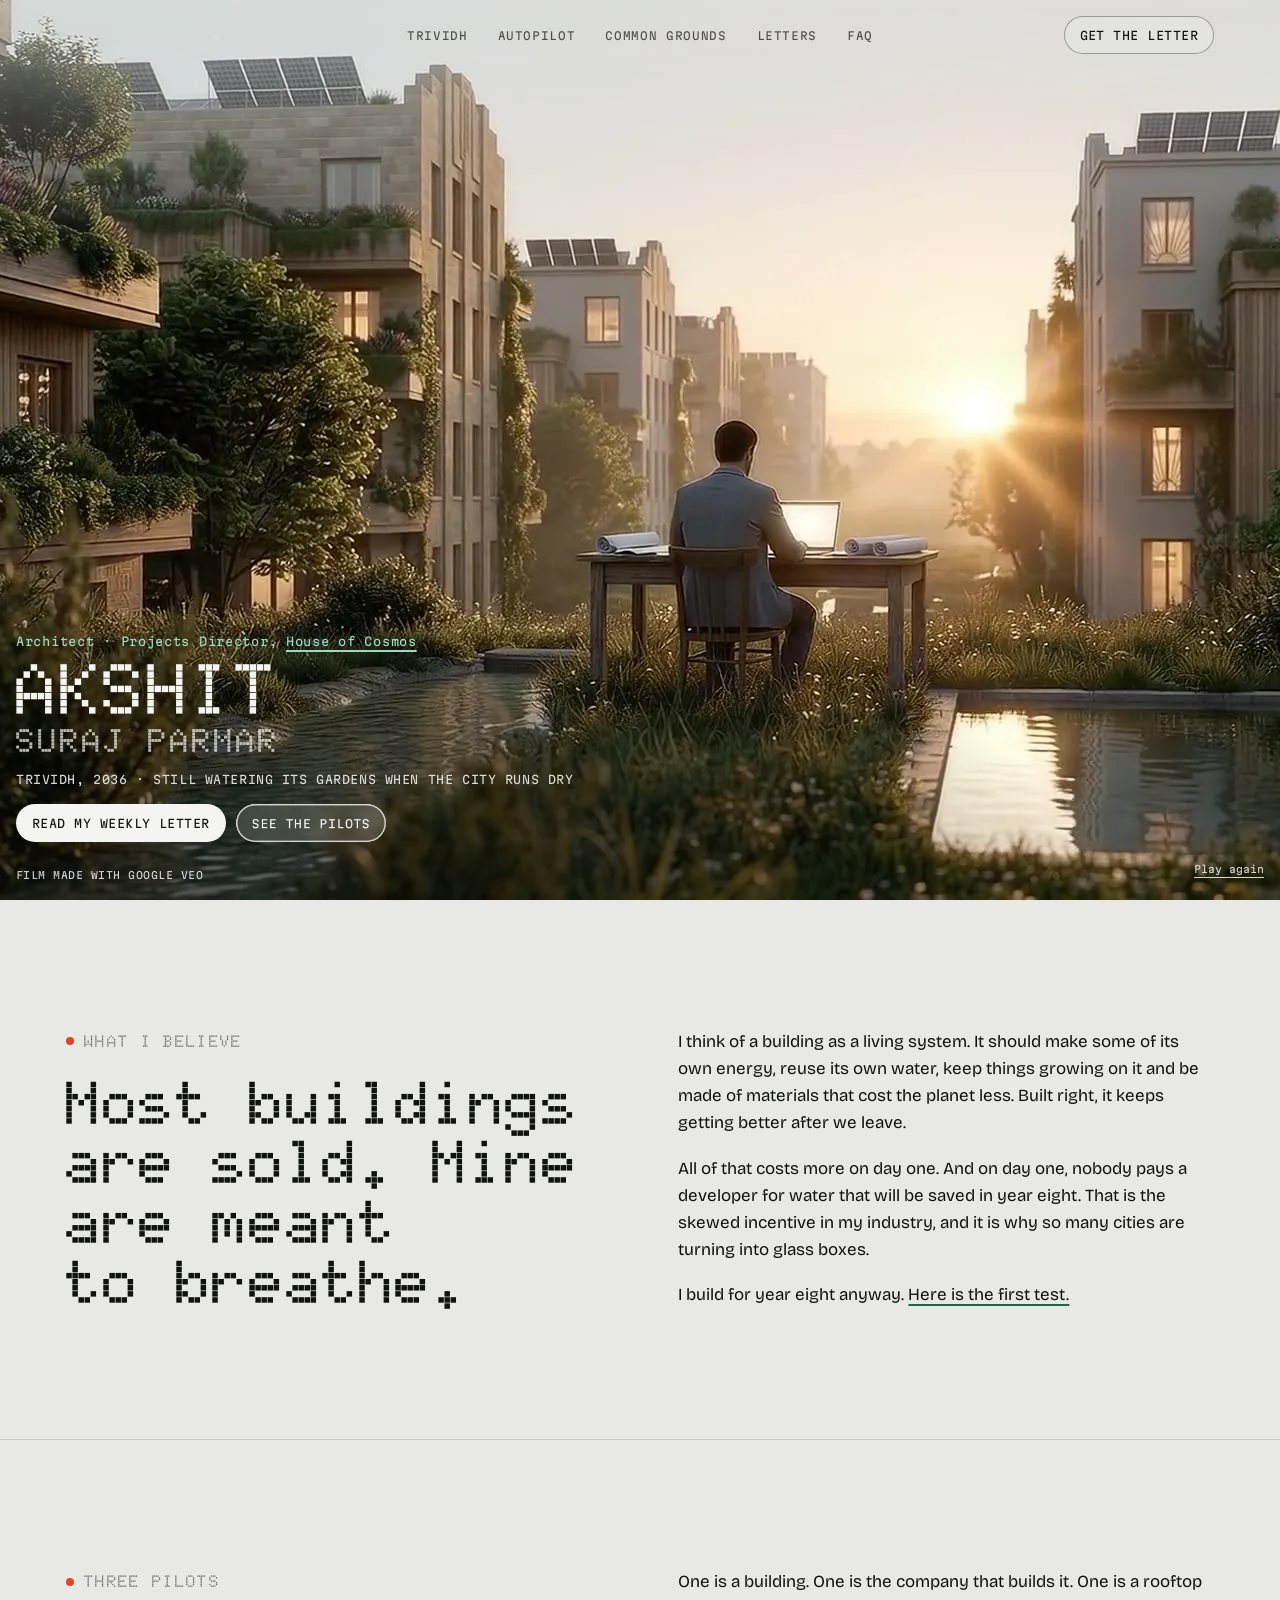
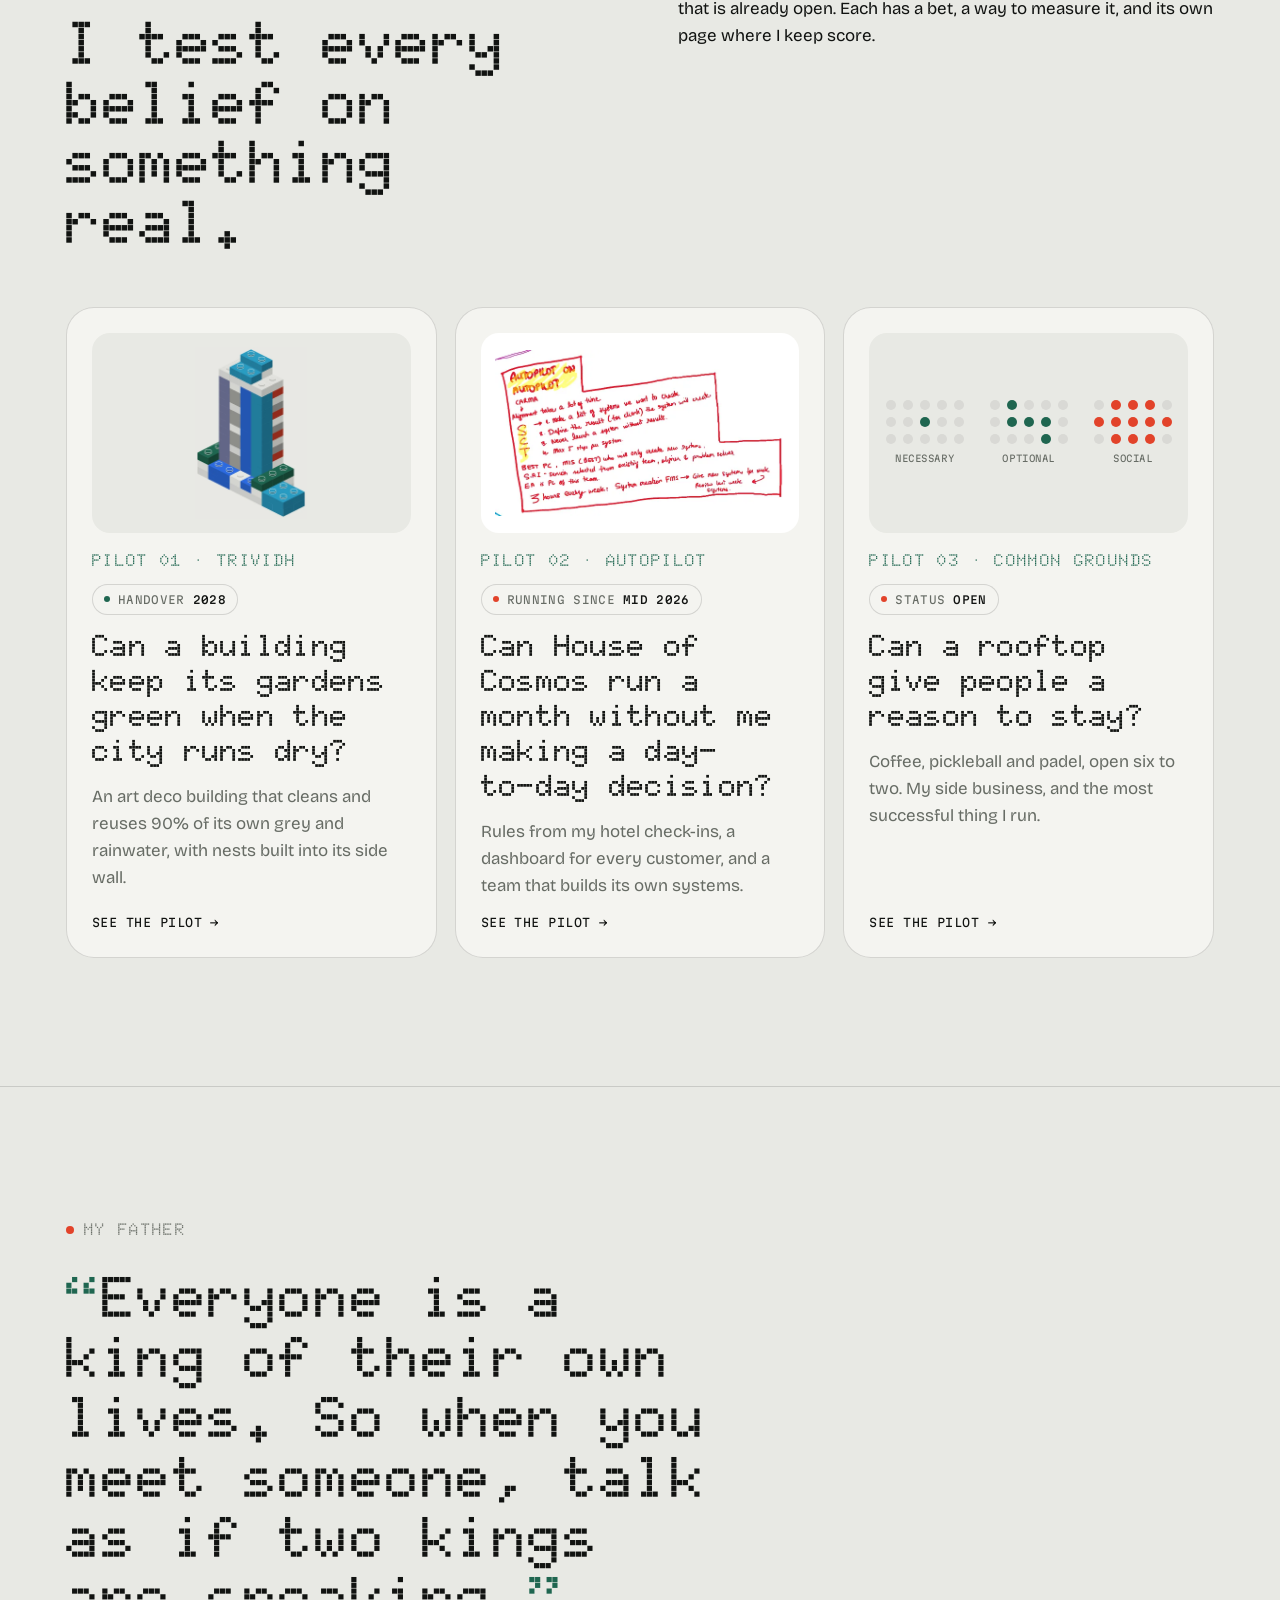
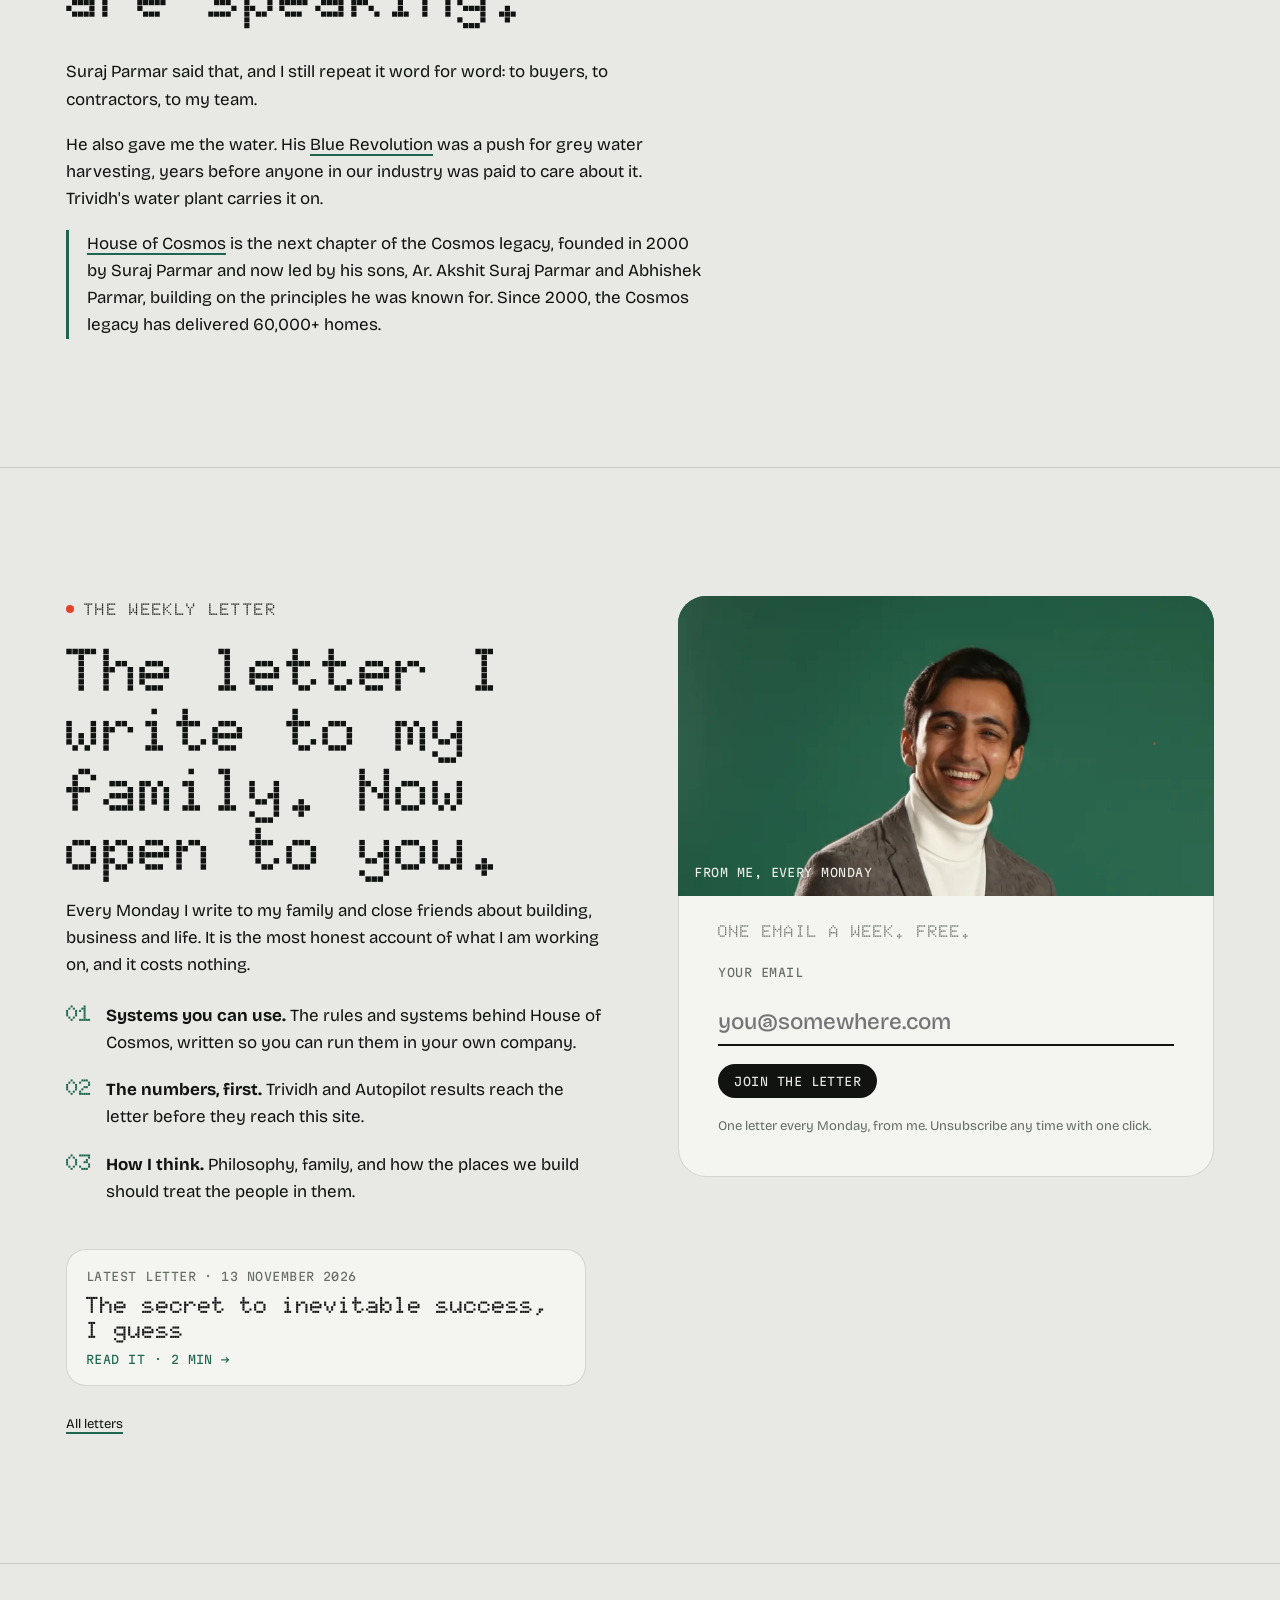
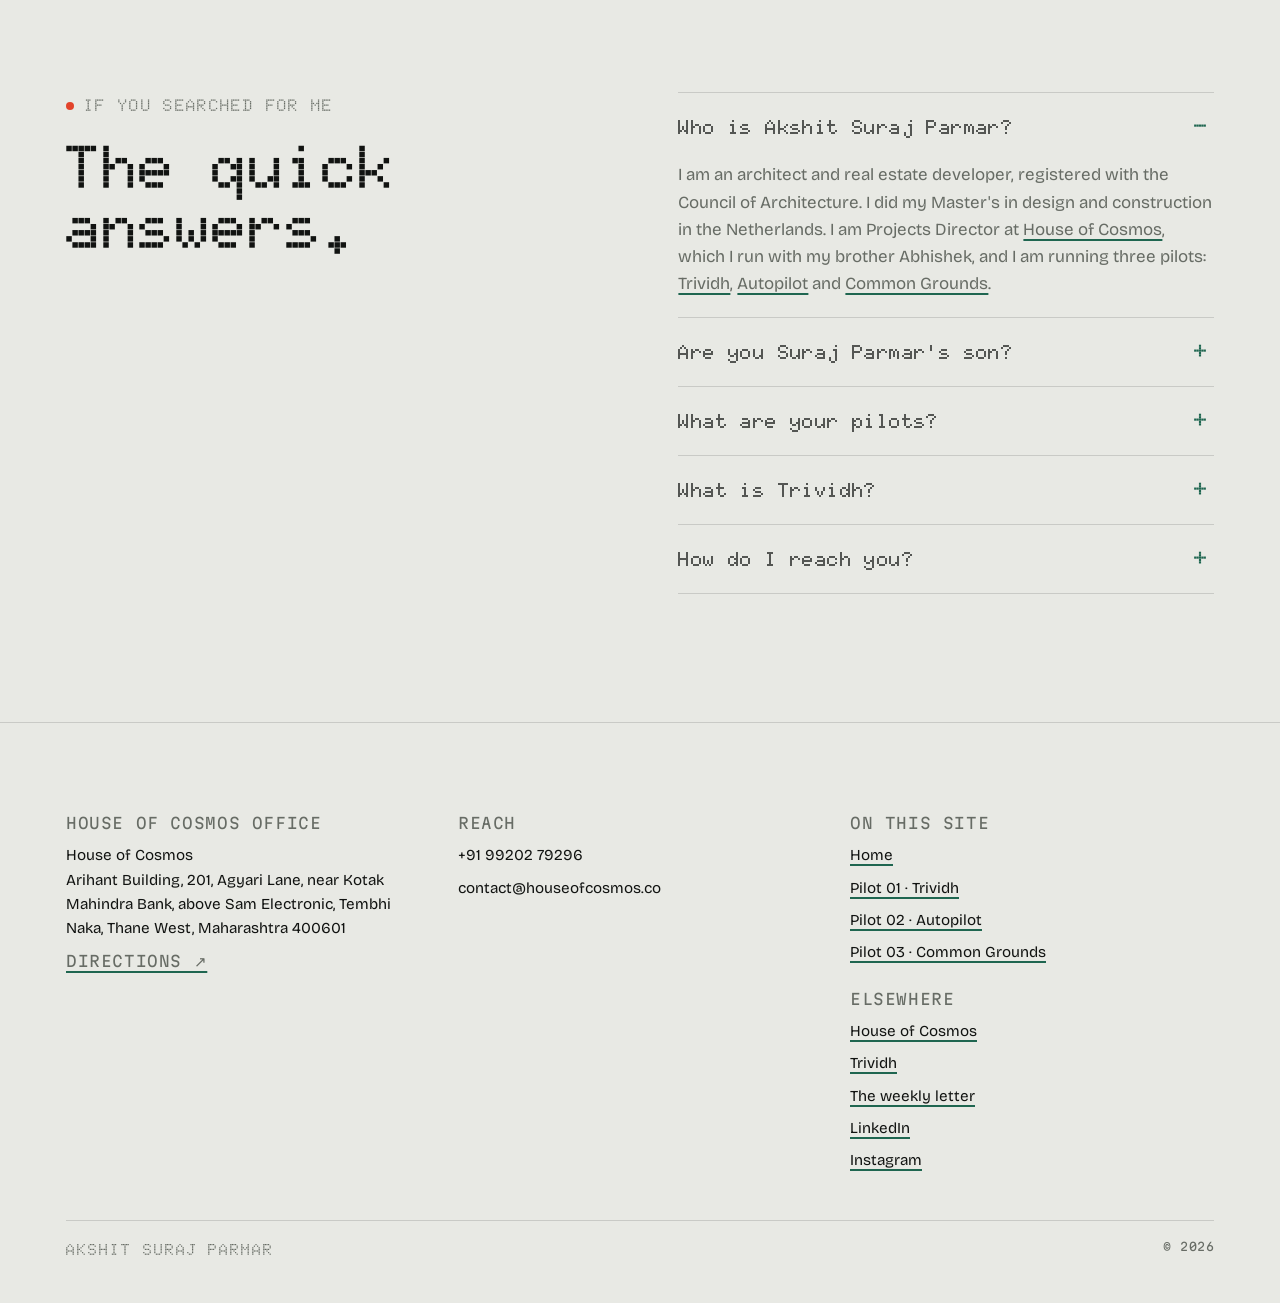
<file: index.html>
<!doctype html>
<html lang="en-IN">
<head>
<meta charset="utf-8">
<meta name="viewport" content="width=device-width, initial-scale=1, viewport-fit=cover">
<meta name="robots" content="index, follow, max-image-preview:large">
<title>Ar. Akshit Suraj Parmar · Architect &amp; Developer</title>
<meta name="description" content="Ar. Akshit Suraj Parmar is an architect and real estate developer. He builds homes with his brother Abhishek at House of Cosmos, runs three pilots in public, Trividh, Autopilot and Common Grounds, and writes a weekly letter about building, business and life.">
<meta name="author" content="Ar. Akshit Suraj Parmar">
<meta property="og:type" content="profile">
<meta property="og:title" content="Ar. Akshit Suraj Parmar · Architect & developer">
<meta property="og:description" content="I build homes that are meant to keep working long after the keys are handed over.">
<meta property="og:url" content="https://akshitparmar.com/">
<meta property="og:image" content="https://akshitparmar.com/img/og.jpg">
<meta name="twitter:card" content="summary_large_image">
<link rel="icon" href="favicon.svg" type="image/svg+xml">
<link rel="icon" href="favicon-32.png" sizes="32x32" type="image/png">
<link rel="apple-touch-icon" href="apple-touch-icon.png">
<link rel="canonical" href="https://akshitparmar.com/">
<link rel="alternate" type="text/markdown" title="LLM summary" href="llms.txt">
<link rel="preconnect" href="https://fonts.googleapis.com">
<link rel="preconnect" href="https://fonts.gstatic.com" crossorigin>
<link rel="stylesheet" href="https://fonts.googleapis.com/css2?family=Doto:wght@500;700;900&family=Bricolage+Grotesque:opsz,wght@12..96,300..800&family=Martian+Mono:wght@400;500&display=swap">
<link rel="stylesheet" href="site.css">
<script type="application/ld+json">
{
  "@context": "https://schema.org",
  "@graph": [
    {
      "@type": "Person",
      "@id": "https://akshitparmar.com/#person",
      "name": "Akshit Suraj Parmar",
      "alternateName": ["Ar. Akshit Suraj Parmar", "Akshit Parmar"],
      "honorificPrefix": "Ar.",
      "jobTitle": "Projects Director",
      "description": "Architect and real estate developer. Projects Director at House of Cosmos, the next chapter of the Cosmos legacy founded by Suraj Parmar in 2000.",
      "url": "https://akshitparmar.com/",
      "image": "https://akshitparmar.com/img/akshit-suraj-parmar.webp",
      "knowsAbout": ["Architecture", "Real estate development", "Residential real estate in Thane", "Grey water reuse", "Rainwater harvesting", "Sustainable residential design", "Business systems"],
      "hasCredential": {
        "@type": "EducationalOccupationalCredential",
        "credentialCategory": "Professional registration",
        "name": "Registered Architect, Council of Architecture (India)",
        "recognizedBy": {"@type": "Organization", "name": "Council of Architecture", "url": "https://www.coa.gov.in/"}
      },
      "worksFor": {"@id": "https://houseofcosmos.co/#org"},
      "parent": {"@id": "https://houseofcosmos.co/suraj-parmar#person"},
      "sibling": {"@type": "Person", "name": "Abhishek Parmar"},
      "sameAs": [
        "https://www.linkedin.com/in/akshitparmar/",
        "https://houseofcosmos.co/about-us/",
        "https://letters.akshitparmar.com/"
      ]
    },
    {
      "@type": ["Organization", "RealEstateAgent"],
      "@id": "https://houseofcosmos.co/#org",
      "name": "House of Cosmos",
      "description": "Real estate developer in Thane, Maharashtra, building design-led, water-first homes. The next chapter of the Cosmos legacy founded by Suraj Parmar in 2000.",
      "areaServed": [{"@type": "City", "name": "Thane"}, {"@type": "Place", "name": "Mumbai Metropolitan Region"}],
      "url": "https://houseofcosmos.co/",
      "telephone": "+91 99202 79296",
      "email": "contact@houseofcosmos.co",
      "address": {
        "@type": "PostalAddress",
        "streetAddress": "Arihant Building, 201, Agyari Lane, near Kotak Mahindra Bank, above Sam Electronic, Tembhi Naka",
        "addressLocality": "Thane West, Thane",
        "addressRegion": "Maharashtra",
        "postalCode": "400601",
        "addressCountry": "IN"
      },
      "founder": [{"@id": "https://akshitparmar.com/#person"}, {"@type": "Person", "name": "Abhishek Parmar"}],
      "sameAs": ["https://www.instagram.com/houseofcosmos.official/", "https://www.facebook.com/profile.php?id=61581504153891"]
    },
    {
      "@type": "Person",
      "@id": "https://houseofcosmos.co/suraj-parmar#person",
      "name": "Suraj Parmar",
      "description": "Founder of the Cosmos legacy in 2000.",
      "url": "https://houseofcosmos.co/suraj-parmar"
    },
    {
      "@type": "ProfilePage",
      "@id": "https://akshitparmar.com/#page",
      "url": "https://akshitparmar.com/",
      "mainEntity": {"@id": "https://akshitparmar.com/#person"},
      "dateModified": "2026-11-14",
      "hasPart": [{"@id": "https://akshitparmar.com/pilots/trividh/#page"}, {"@id": "https://akshitparmar.com/pilots/autopilot/#page"}, {"@id": "https://akshitparmar.com/pilots/common-grounds/#page"}]
    },
    {
      "@type": "FAQPage",
      "mainEntity": [
        {"@type": "Question", "name": "Who is Akshit Suraj Parmar?", "acceptedAnswer": {"@type": "Answer", "text": "Ar. Akshit Suraj Parmar is an architect and real estate developer with a Master's in design and construction from the Netherlands. He is Projects Director at House of Cosmos, which he runs with his brother Abhishek Parmar, and he is running three pilots: Trividh, a building that reuses its own water; Autopilot, running House of Cosmos on systems; and Common Grounds, his rooftop cafe and sports space."}},
        {"@type": "Question", "name": "Is Akshit Parmar the son of Suraj Parmar of Cosmos Group?", "acceptedAnswer": {"@type": "Answer", "text": "Yes. Suraj Parmar founded the Cosmos legacy in 2000. House of Cosmos is the next chapter of the Cosmos legacy, founded in 2000 by Suraj Parmar and now led by his sons, Ar. Akshit Suraj Parmar and Abhishek Parmar, building on the principles he was known for."}},
        {"@type": "Question", "name": "What are Akshit Parmar's pilots?", "acceptedAnswer": {"@type": "Answer", "text": "Three bets he is testing in public. Pilot 01, Trividh: a House of Cosmos building that cleans and reuses its own grey and rainwater, handing over in 2028 (https://akshitparmar.com/pilots/trividh/). Pilot 02, Autopilot: running House of Cosmos on systems so that it can go a month without him making a day-to-day decision, running since mid 2026 (https://akshitparmar.com/pilots/autopilot/). Pilot 03, Common Grounds: his side business, a rooftop cafe with pickleball and padel courts, built on Jan Gehl's idea that good spaces make optional and social activity happen (https://akshitparmar.com/pilots/common-grounds/)."}},
        {"@type": "Question", "name": "What is Trividh?", "acceptedAnswer": {"@type": "Answer", "text": "Trividh is a House of Cosmos residential building and Akshit's pilot project. It has an art deco design, nests for birds built into its facade, and a water system that reuses 90% of its grey and rainwater."}},
        {"@type": "Question", "name": "What is Common Grounds in Thane?", "acceptedAnswer": {"@type": "Answer", "text": "Common Grounds is Akshit Parmar's side business: a cafe with pickleball and padel courts on a covered rooftop at Tikuji Ni Wadi Road, Hill Garden, Kokanipada, Thane West, open from 6 am to 2 am."}},
        {"@type": "Question", "name": "What was Suraj Parmar's Blue Revolution?", "acceptedAnswer": {"@type": "Answer", "text": "The Blue Revolution was Suraj Parmar's initiative for grey water harvesting. His son Akshit carries it on in Trividh, a House of Cosmos building that cleans and reuses its own grey and rainwater."}},
        {"@type": "Question", "name": "How do I contact Akshit Parmar?", "acceptedAnswer": {"@type": "Answer", "text": "Call House of Cosmos on +91 99202 79296, email contact@houseofcosmos.co, or visit the office at Arihant Building, 201, Agyari Lane, Tembhi Naka, Thane West 400601."}}
      ]
    }
  ]
}
</script>
</head>
<body>

<header class="bar" id="bar">
  <div class="wrap">
    <span aria-hidden="true"></span>
    <nav aria-label="Pages">
      <a href="pilots/trividh/">Trividh</a>
      <a href="pilots/autopilot/">Autopilot</a>
      <a href="pilots/common-grounds/">Common Grounds</a>
      <a href="letters/">Letters</a>
      <a href="#faq">FAQ</a>
    </nav>
    <a class="pill" href="#letter">Get the letter</a>
  </div>
</header>

<main id="top">

<section class="film" id="filmSec" data-state="done" aria-labelledby="h1">
  <img class="still" id="filmStill" src="video/hero-wide-start.webp" alt="" aria-hidden="true">
  <video id="film" muted playsinline preload="auto" aria-label="Time-lapse: a man works at a desk in an open field at sunrise while a green neighbourhood of stone and timber buildings, planted terraces, solar roofs and a water channel grows up around him"></video>
  <div class="shade" aria-hidden="true"></div>
  <div class="over">
    <div class="title" id="title">
      <p class="kick">Architect · Projects Director, <a href="https://houseofcosmos.co/">House of Cosmos</a></p>
      <h1 class="big" id="h1" aria-label="Akshit Suraj Parmar"><b>Akshit</b> <span class="l2">Suraj Parmar</span></h1>
      <p class="note" id="note" aria-hidden="true"></p>
      <div class="row">
        <a class="pill" href="#letter">Read my weekly letter</a>
        <a class="pill ghost" href="#pilots">See the pilots</a>
      </div>
    </div>
  </div>
  <div class="meta"><span>Film made with Google Veo</span><button type="button" id="replay">Play again</button></div>
</section>

<section class="s" id="living" aria-labelledby="h-living">
  <div class="wrap split">
    <div class="head" style="margin:0">
      <p class="label">What I believe</p>
      <h2 id="h-living">Most buildings are sold. Mine are meant to breathe.</h2>
    </div>
    <div class="copy">
      <p>I think of a building as a living system. It should make some of its own energy, reuse its own water, keep things growing on it and be made of materials that cost the planet less. Built right, it keeps getting better after we leave.</p>
      <p>All of that costs more on day one. And on day one, nobody pays a developer for water that will be saved in year eight. That is the skewed incentive in my industry, and it is why so many cities are turning into glass boxes.</p>
      <p>I build for year eight anyway. <a href="pilots/trividh/">Here is the first test.</a></p>
    </div>
  </div>
</section>

<section class="s" id="pilots" aria-labelledby="h-pilots">
  <div class="wrap">
    <div class="split">
      <div class="head" style="margin:0">
        <p class="label">Three pilots</p>
        <h2 id="h-pilots">I test every belief on something real.</h2>
      </div>
      <div class="copy">
        <p>One is a building. One is the company that builds it. One is a rooftop that is already open. Each has a bet, a way to measure it, and its own page where I keep score.</p>
      </div>
    </div>
    <div class="pilots">
      <a class="pc" href="pilots/trividh/">
        <div class="vis"><img src="img/pilot-trividh.webp" width="458" height="700" alt="Block model of Trividh with its water system lit in blue, rain in cyan, gardens in green and nests in red" loading="lazy"></div>
        <div class="top"><p class="n">Pilot 01 · Trividh</p><span class="chip"><i></i>Handover <b>2028</b></span></div>
        <h3>Can a building keep its gardens green when the city runs dry?</h3>
        <p>An art deco building that cleans and reuses 90% of its own grey and rainwater, with nests built into its side wall.</p>
        <span class="go">See the pilot →</span>
      </a>
      <a class="pc" href="pilots/autopilot/">
        <div class="vis scan"><img src="img/rule-systems.webp" width="615" height="350" alt="Board note: Autopilot on autopilot. Make a list of systems we want to create. Define the result for the client. Never launch a system without results. Max 5 steps per system. 3 hours every week on system creation." loading="lazy"></div>
        <div class="top"><p class="n">Pilot 02 · Autopilot</p><span class="chip live"><i></i>Running since <b>mid 2026</b></span></div>
        <h3>Can House of Cosmos run a month without me making a day-to-day decision?</h3>
        <p>Rules from my hotel check-ins, a dashboard for every customer, and a team that builds its own systems.</p>
        <span class="go">See the pilot →</span>
      </a>
      <a class="pc" href="pilots/common-grounds/">
        <div class="vis"><span class="trio" aria-hidden="true"><span><span class="field" aria-hidden="true"><i></i><i></i><i></i><i></i><i></i><i></i><i></i><i class="on"></i><i></i><i></i><i></i><i></i><i></i><i></i><i></i></span><small>Necessary</small></span><span><span class="field" aria-hidden="true"><i></i><i class="on"></i><i></i><i></i><i></i><i></i><i class="on"></i><i class="on"></i><i class="on"></i><i></i><i></i><i></i><i></i><i class="on"></i><i></i></span><small>Optional</small></span><span><span class="field soc" aria-hidden="true"><i></i><i class="on"></i><i class="on"></i><i class="on"></i><i></i><i class="on"></i><i class="on"></i><i class="on"></i><i class="on"></i><i class="on"></i><i></i><i class="on"></i><i class="on"></i><i class="on"></i><i></i></span><small>Social</small></span></span></div>
        <div class="top"><p class="n">Pilot 03 · Common Grounds</p><span class="chip live"><i></i>Status <b>Open</b></span></div>
        <h3>Can a rooftop give people a reason to stay?</h3>
        <p>Coffee, pickleball and padel, open six to two. My side business, and the most successful thing I run.</p>
        <span class="go">See the pilot →</span>
      </a>
    </div>
  </div>
</section>

<section class="s" id="father" aria-labelledby="h-father">
  <div class="wrap">
    <p class="label" style="margin-bottom:24px">My father</p>
    <h2 id="h-father" class="quote"><q>Everyone is a king of their own lives. So when you meet someone, talk as if two kings are speaking.</q></h2>
    <div class="copy" style="margin-top:32px">
      <p>Suraj Parmar said that, and I still repeat it word for word: to buyers, to contractors, to my team.</p>
      <p>He also gave me the water. His <a href="https://www.youtube.com/watch?v=H2IJV0L4nr4&amp;t=135s">Blue Revolution</a> was a push for grey water harvesting, years before anyone in our industry was paid to care about it. Trividh's water plant carries it on.</p>
      <p class="legacy"><a href="https://houseofcosmos.co/about-us/">House of Cosmos</a> is the next chapter of the Cosmos legacy, founded in 2000 by Suraj Parmar and now led by his sons, Ar. Akshit Suraj Parmar and Abhishek Parmar, building on the principles he was known for. Since 2000, the Cosmos legacy has delivered 60,000+ homes.</p>
    </div>
  </div>
</section>

<section class="s" id="letter" aria-labelledby="h-letter">
  <div class="wrap letter">
    <div class="copy">
      <p class="label">The weekly letter</p>
      <h2 id="h-letter">The letter I write to my family. Now open to you.</h2>
      <p>Every Monday I write to my family and close friends about building, business and life. It is the most honest account of what I am working on, and it costs nothing.</p>
      <div class="either">
        <div><span>01</span><p><b>Systems you can use.</b> The rules and systems behind House of Cosmos, written so you can run them in your own company.</p></div>
        <div><span>02</span><p><b>The numbers, first.</b> Trividh and Autopilot results reach the letter before they reach this site.</p></div>
        <div><span>03</span><p><b>How I think.</b> Philosophy, family, and how the places we build should treat the people in them.</p></div>
      </div>
      <!--latest-letter--><a class="latest" href="letters/the-secret-to-inevitable-success/"><span class="mono">Latest letter · 13 November 2026</span><span class="t">The secret to inevitable success, I guess</span><span class="mono m">Read it · 2 min →</span></a><p class="fine" style="margin-top:10px"><a href="letters/">All letters</a></p><!--/latest-letter-->
    </div>
    <form class="paper" id="sub" name="letter" method="POST" data-netlify="true" netlify-honeypot="company" novalidate>
      <input type="hidden" name="form-name" value="letter"><input type="hidden" name="page" value="">
      <p hidden><label>Leave this empty <input name="company"></label></p>
      <figure class="from">
        <img src="img/akshit-suraj-parmar.webp" width="800" height="1152" loading="lazy" alt="Akshit Suraj Parmar laughing, in a grey textured blazer and white turtleneck, against a green backdrop">
        <figcaption class="mono">From me, every Monday</figcaption>
      </figure>
      <p class="q">One email a week. Free.</p>
      <label for="email">Your email</label>
      <input id="email" name="email" type="email" autocomplete="email" placeholder="you@somewhere.com" required>
      <button class="pill" type="submit" id="subBtn" style="align-self:flex-start">Join the letter</button>
      <p class="fine" id="subMsg" aria-live="polite">One letter every Monday, from me. Unsubscribe any time with one click.</p>
    </form>
  </div>
</section>

<section class="s" id="faq" aria-labelledby="h-faq">
  <div class="wrap split">
    <div class="head" style="margin:0">
      <p class="label">If you searched for me</p>
      <h2 id="h-faq">The quick answers.</h2>
    </div>
    <div class="faq">
      <details open><summary>Who is Akshit Suraj Parmar?</summary><p>I am an architect and real estate developer, registered with the Council of Architecture. I did my Master's in design and construction in the Netherlands. I am Projects Director at <a href="https://houseofcosmos.co/">House of Cosmos</a>, which I run with my brother Abhishek, and I am running three pilots: <a href="pilots/trividh/">Trividh</a>, <a href="pilots/autopilot/">Autopilot</a> and <a href="pilots/common-grounds/">Common Grounds</a>.</p></details>
      <details><summary>Are you Suraj Parmar's son?</summary><p>Yes. My father started the Cosmos legacy in 2000. House of Cosmos is its next chapter, run by my brother and me.</p></details>
      <details><summary>What are your pilots?</summary><p>Three bets I am testing in public. <a href="pilots/trividh/">Pilot 01, Trividh</a>: a building that cleans and reuses its own water, handing over in 2028. <a href="pilots/autopilot/">Pilot 02, Autopilot</a>: running House of Cosmos on systems, so that it can go a month without me making a day-to-day decision. <a href="pilots/common-grounds/">Pilot 03, Common Grounds</a>: my side business, a rooftop with coffee, pickleball and padel, built so people choose to stay.</p></details>
      <details><summary>What is Trividh?</summary><p>A House of Cosmos residential building in Naupada. Art deco design, bird nests built into the facade, and a water system that reuses 90% of its grey and rainwater. <a href="pilots/trividh/">The pilot page</a> has the full bet.</p></details>
      <details><summary>How do I reach you?</summary><p>Call the House of Cosmos office on +91 99202 79296 or email contact@houseofcosmos.co. If you want to meet, ask for me. I will be on time.</p></details>
    </div>
  </div>
</section>

</main>

<footer>
  <div class="wrap">
    <div class="foot">
      <div>
        <p class="mono">House of Cosmos office</p>
        <p>House of Cosmos<br>Arihant Building, 201, Agyari Lane, near Kotak Mahindra Bank, above Sam Electronic, Tembhi Naka, Thane West, Maharashtra 400601</p>
        <a class="mono" href="https://maps.app.goo.gl/jFwxKucvvvFCrBRg8">Directions ↗</a>
      </div>
      <div>
        <p class="mono">Reach</p>
        <p>+91 99202 79296</p>
        <p>contact@houseofcosmos.co</p>
      </div>
      <div>
        <p class="mono">On this site</p>
        <a href="./">Home</a>
        <a href="pilots/trividh/">Pilot 01 · Trividh</a>
        <a href="pilots/autopilot/">Pilot 02 · Autopilot</a>
        <a href="pilots/common-grounds/">Pilot 03 · Common Grounds</a>
        <p class="mono" style="margin-top:14px">Elsewhere</p>
        <a href="https://houseofcosmos.co/">House of Cosmos</a>
        <a href="https://houseofcosmos.co/trividh/">Trividh</a>
        <a href="letters/">The weekly letter</a>
        <a href="https://www.linkedin.com/in/akshitparmar/">LinkedIn</a>
        <a href="https://www.instagram.com/houseofcosmos.official/">Instagram</a>
      </div>
    </div>
    <div class="sign"><span class="dot">Akshit Suraj Parmar</span><span class="mono">© <span id="yr">2026</span></span></div>
  </div>
</footer>

<script src="site.js"></script>

</body>
</html>
</file>
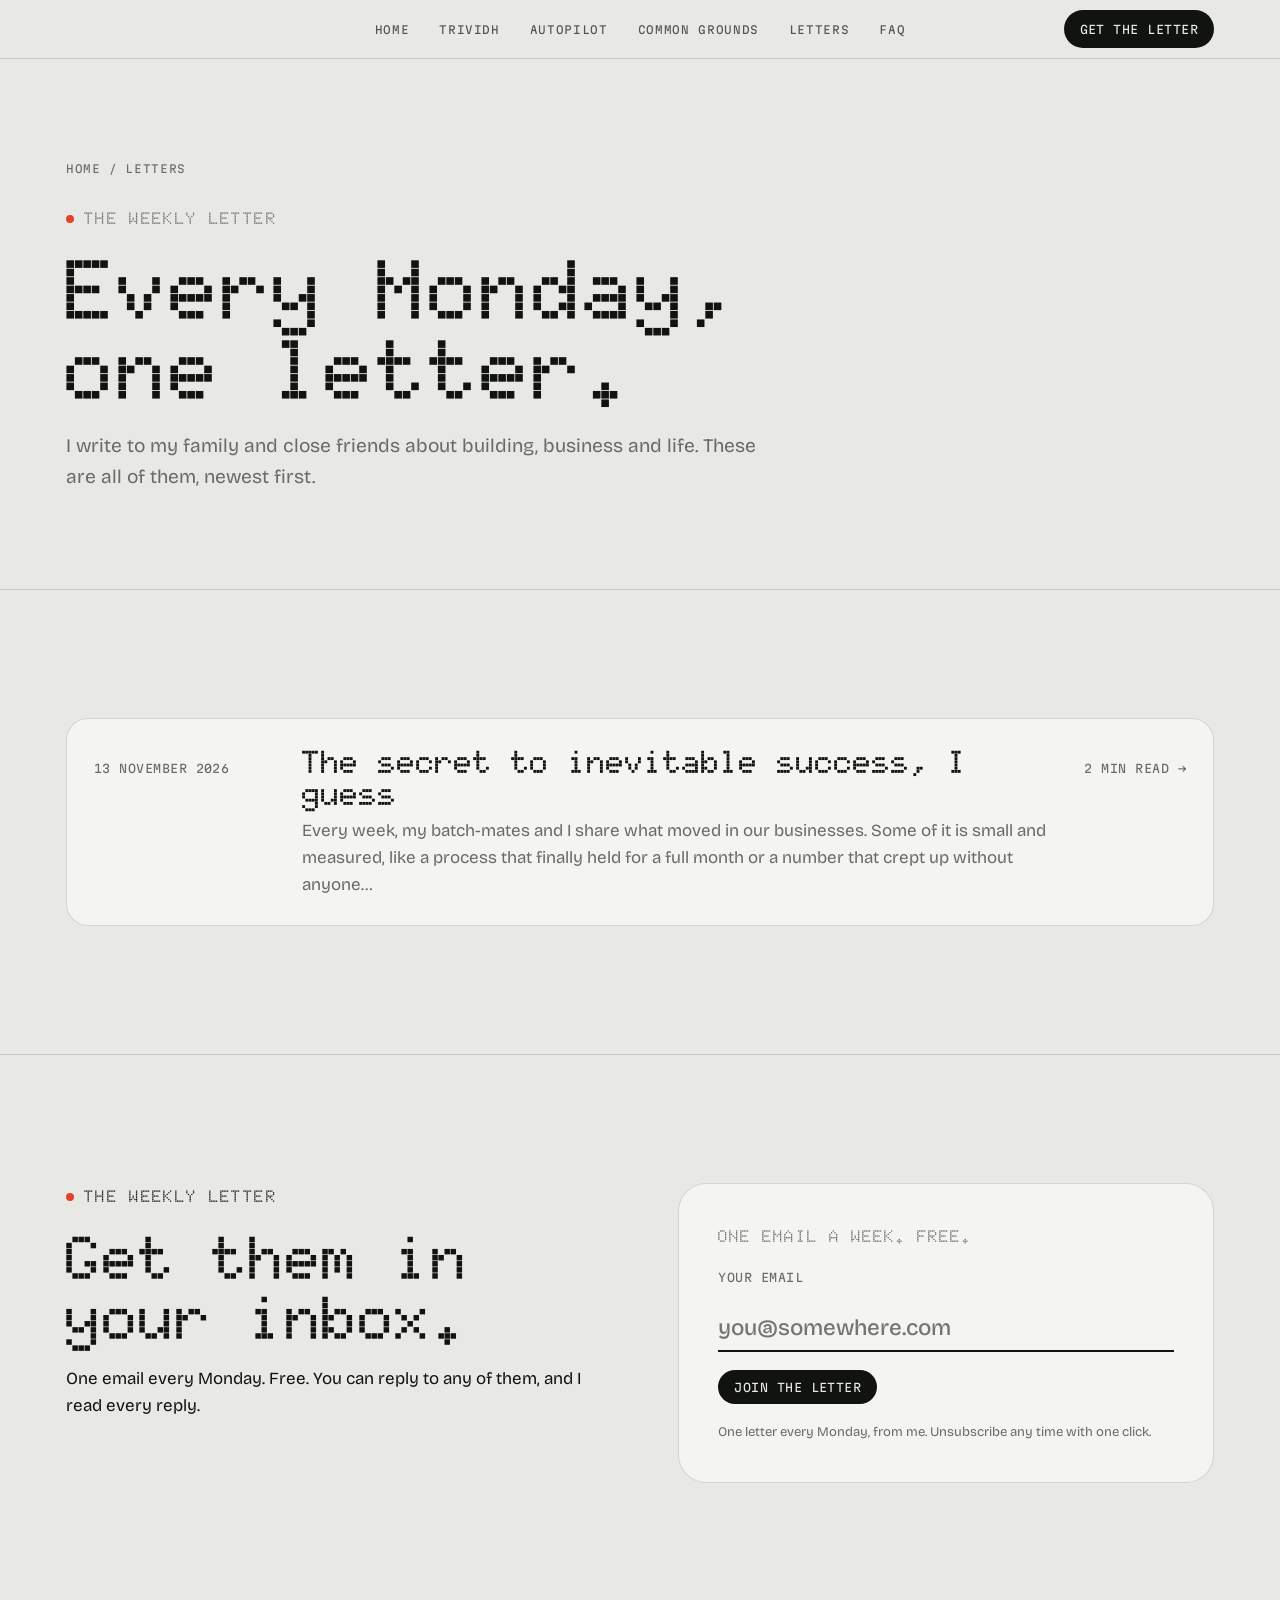
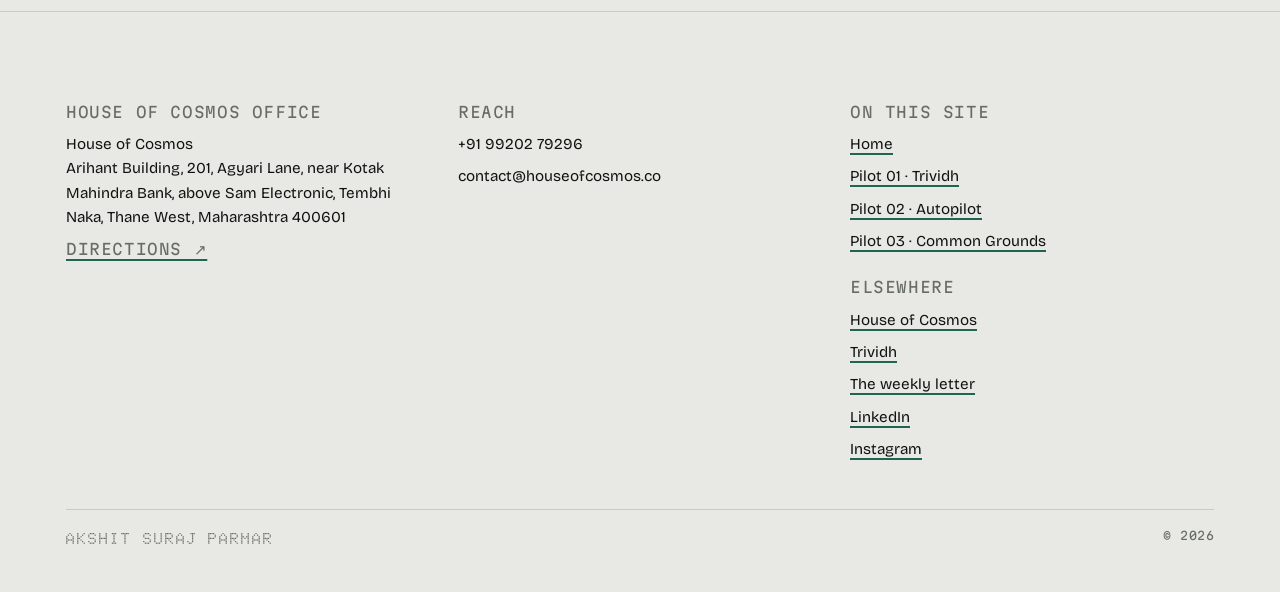
<file: letters/index.html>
<!doctype html>
<html lang="en-IN">
<head>
<meta charset="utf-8">
<meta name="viewport" content="width=device-width, initial-scale=1, viewport-fit=cover">
<meta name="robots" content="index, follow, max-image-preview:large">
<title>Letters · Akshit Suraj Parmar</title>
<meta name="description" content="Weekly letters by Akshit Suraj Parmar, architect and developer, about building, business and life.">
<meta name="author" content="Akshit Suraj Parmar">
<meta property="og:type" content="website">
<meta property="og:title" content="Letters · Akshit Suraj Parmar">
<meta property="og:description" content="Weekly letters by Akshit Suraj Parmar, architect and developer, about building, business and life.">
<meta property="og:url" content="https://akshitparmar.com/letters/">
<meta property="og:image" content="https://akshitparmar.com/img/og.jpg">
<meta name="twitter:card" content="summary_large_image">
<link rel="icon" href="../favicon.svg" type="image/svg+xml">
<link rel="icon" href="../favicon-32.png" sizes="32x32" type="image/png">
<link rel="apple-touch-icon" href="../apple-touch-icon.png">
<link rel="canonical" href="https://akshitparmar.com/letters/">
<link rel="alternate" type="application/rss+xml" title="Akshit Suraj Parmar · The weekly letter" href="https://akshitparmar.com/letters/feed.xml">
<link rel="preconnect" href="https://fonts.googleapis.com">
<link rel="preconnect" href="https://fonts.gstatic.com" crossorigin>
<link rel="stylesheet" href="https://fonts.googleapis.com/css2?family=Doto:wght@500;700;900&family=Bricolage+Grotesque:opsz,wght@12..96,300..800&family=Martian+Mono:wght@400;500&display=swap">
<link rel="stylesheet" href="../site.css">
<script type="application/ld+json">
{
  "@context": "https://schema.org",
  "@graph": [
    {
      "@type": "Blog",
      "@id": "https://akshitparmar.com/letters/#blog",
      "name": "The weekly letter",
      "url": "https://akshitparmar.com/letters/",
      "description": "Letters by Akshit Suraj Parmar about building, business and life, every Monday.",
      "author": {
        "@id": "https://akshitparmar.com/#person",
        "@type": "Person",
        "name": "Akshit Suraj Parmar"
      },
      "blogPost": [
        {
          "@id": "https://akshitparmar.com/letters/the-secret-to-inevitable-success/#post"
        }
      ]
    }
  ]
}
</script>
</head>
<body>

<header class="bar solid" id="bar">
  <div class="wrap">
    <span aria-hidden="true"></span>
    <nav aria-label="Pages">
      <a href="../">Home</a>
      <a href="../pilots/trividh/">Trividh</a>
      <a href="../pilots/autopilot/">Autopilot</a>
      <a href="../pilots/common-grounds/">Common Grounds</a>
      <a href="../letters/">Letters</a>
      <a href="../#faq">FAQ</a>
    </nav>
    <a class="pill" href="#letter">Get the letter</a>
  </div>
</header>

<main id="top">

<section class="phero" aria-labelledby="h1">
  <div class="wrap">
    <p class="crumb"><a href="../">Home</a><span>/</span><span>Letters</span></p>
    <p class="label" style="margin-top:28px">The weekly letter</p>
    <h1 id="h1">Every Monday, one letter.</h1>
    <p class="sub">I write to my family and close friends about building, business and life. These are all of them, newest first.</p>
  </div>
</section>
<section class="s" id="all" aria-label="All letters">
  <div class="wrap">
    <ol class="larch">
      <li><a href="the-secret-to-inevitable-success/"><span class="mono">13 November 2026</span><span class="t">The secret to inevitable success, I guess</span><span class="d">Every week, my batch-mates and I share what moved in our businesses. Some of it is small and measured, like a process that finally held for a full month or a number that crept up without anyone…</span><span class="mono m">2 min read →</span></a></li>
    </ol>
  </div>
</section>
<section class="s" id="letter" aria-labelledby="h-letter">
  <div class="wrap letter">
    <div class="copy">
      <p class="label">The weekly letter</p>
      <h2 id="h-letter">Get them in your inbox.</h2>
      <p>One email every Monday. Free. You can reply to any of them, and I read every reply.</p>
    </div>
    <form class="paper" id="sub" name="letter" method="POST" data-netlify="true" netlify-honeypot="company" novalidate>
      <input type="hidden" name="form-name" value="letter"><input type="hidden" name="page" value="">
      <p hidden><label>Leave this empty <input name="company"></label></p>
      <p class="q">One email a week. Free.</p>
      <label for="email">Your email</label>
      <input id="email" name="email" type="email" autocomplete="email" placeholder="you@somewhere.com" required>
      <button class="pill" type="submit" id="subBtn" style="align-self:flex-start">Join the letter</button>
      <p class="fine" id="subMsg" aria-live="polite">One letter every Monday, from me. Unsubscribe any time with one click.</p>
    </form>
  </div>
</section>

</main>

<footer>
  <div class="wrap">
    <div class="foot">
      <div>
        <p class="mono">House of Cosmos office</p>
        <p>House of Cosmos<br>Arihant Building, 201, Agyari Lane, near Kotak Mahindra Bank, above Sam Electronic, Tembhi Naka, Thane West, Maharashtra 400601</p>
        <a class="mono" href="https://maps.app.goo.gl/jFwxKucvvvFCrBRg8">Directions ↗</a>
      </div>
      <div>
        <p class="mono">Reach</p>
        <p>+91 99202 79296</p>
        <p>contact@houseofcosmos.co</p>
      </div>
      <div>
        <p class="mono">On this site</p>
        <a href="../">Home</a>
        <a href="../pilots/trividh/">Pilot 01 · Trividh</a>
        <a href="../pilots/autopilot/">Pilot 02 · Autopilot</a>
        <a href="../pilots/common-grounds/">Pilot 03 · Common Grounds</a>
        <p class="mono" style="margin-top:14px">Elsewhere</p>
        <a href="https://houseofcosmos.co/">House of Cosmos</a>
        <a href="https://houseofcosmos.co/trividh/">Trividh</a>
        <a href="../letters/">The weekly letter</a>
        <a href="https://www.linkedin.com/in/akshitparmar/">LinkedIn</a>
        <a href="https://www.instagram.com/houseofcosmos.official/">Instagram</a>
      </div>
    </div>
    <div class="sign"><span class="dot">Akshit Suraj Parmar</span><span class="mono">© <span id="yr">2026</span></span></div>
  </div>
</footer>
<script src="../site.js"></script>
</body>
</html>
</file>
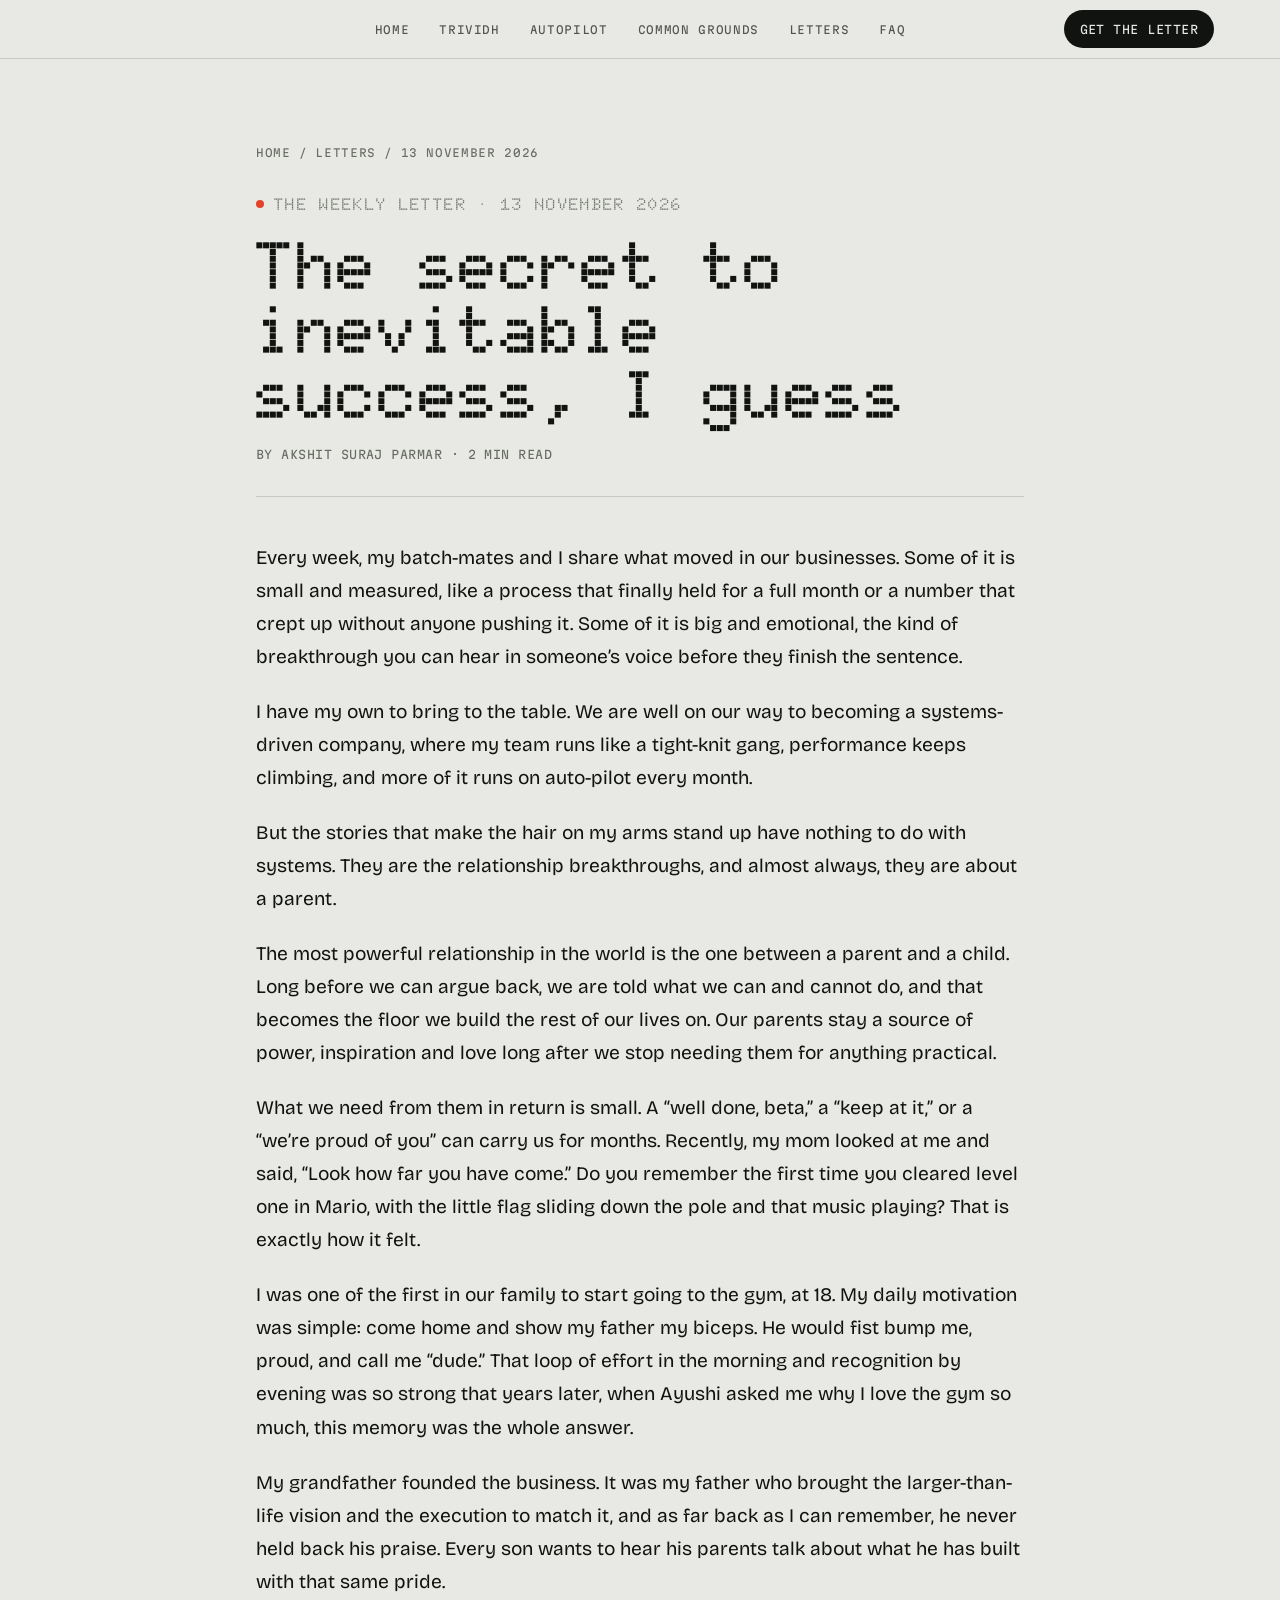
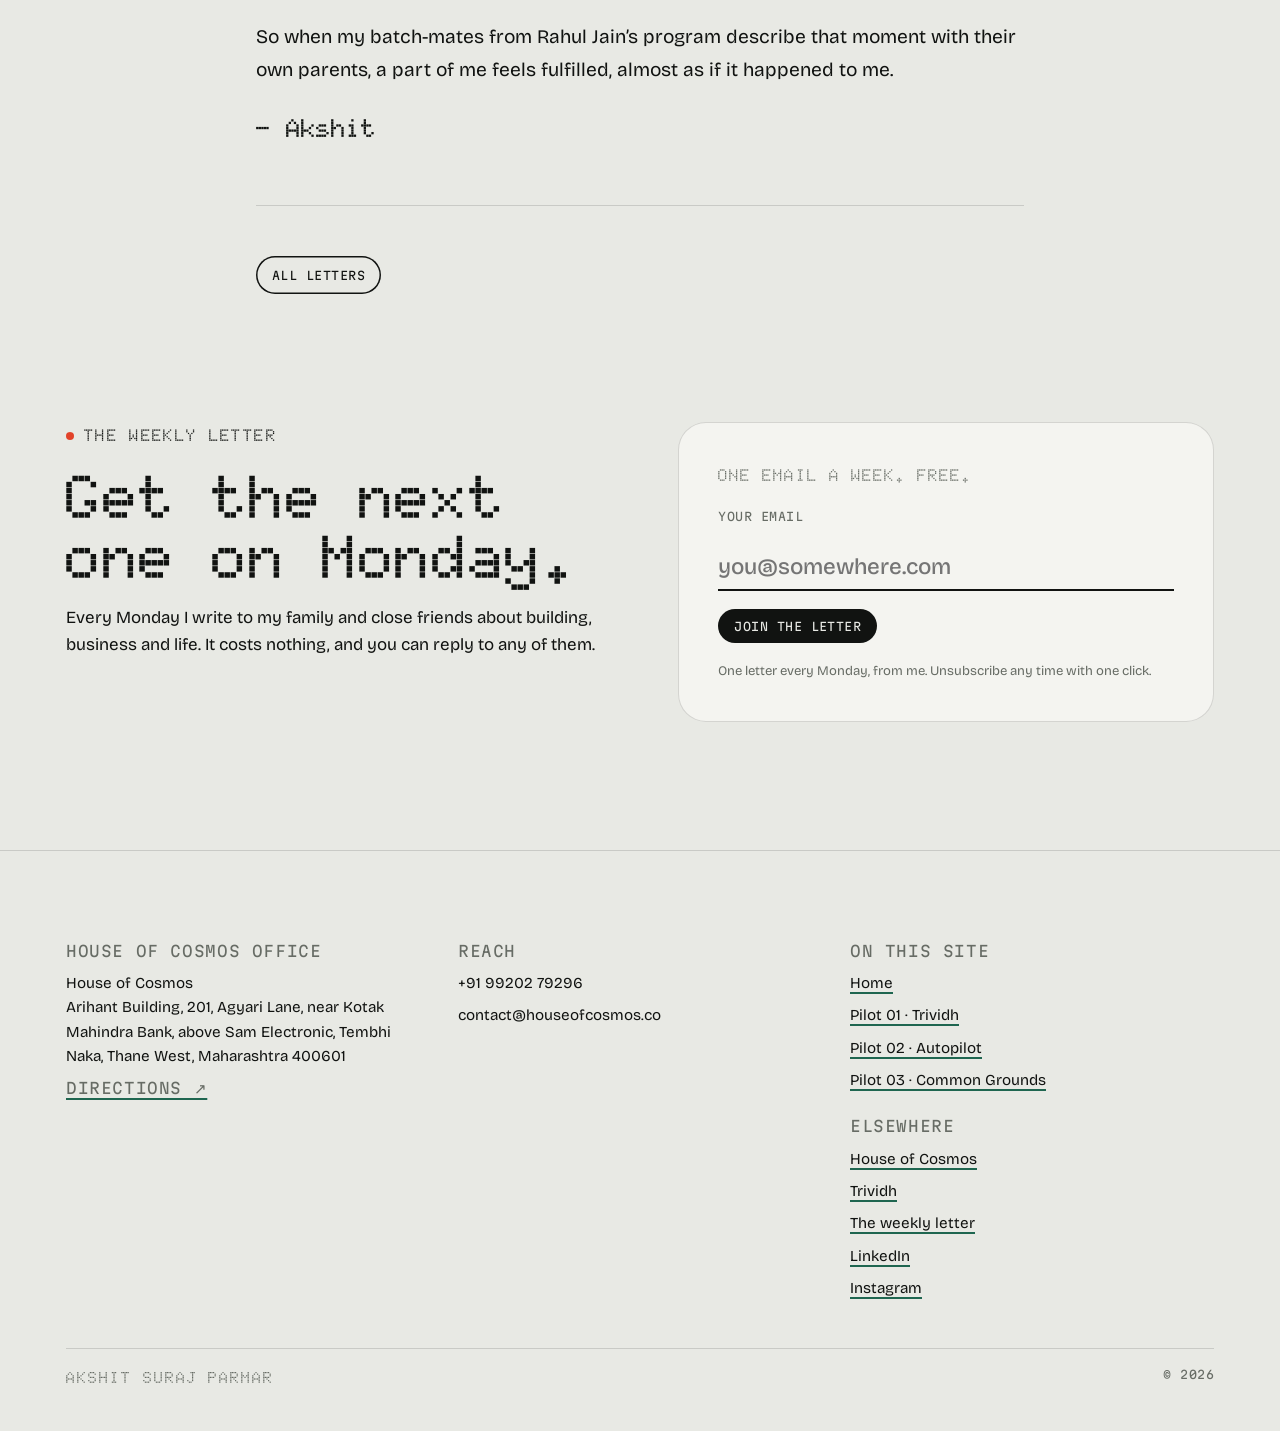
<file: letters/the-secret-to-inevitable-success/index.html>
<!doctype html>
<html lang="en-IN">
<head>
<meta charset="utf-8">
<meta name="viewport" content="width=device-width, initial-scale=1, viewport-fit=cover">
<meta name="robots" content="index, follow, max-image-preview:large">
<title>The secret to inevitable success, I guess · Akshit Suraj Parmar</title>
<meta name="description" content="Every week, my batch-mates and I share what moved in our businesses. Some of it is small and measured, like a process that finally held for a full month or a number that crept up without anyone…">
<meta name="author" content="Akshit Suraj Parmar">
<meta property="og:type" content="article">
<meta property="og:title" content="The secret to inevitable success, I guess · Akshit Suraj Parmar">
<meta property="og:description" content="Every week, my batch-mates and I share what moved in our businesses. Some of it is small and measured, like a process that finally held for a full month or a number that crept up without anyone…">
<meta property="og:url" content="https://akshitparmar.com/letters/the-secret-to-inevitable-success/">
<meta property="og:image" content="https://akshitparmar.com/img/og.jpg">
<meta name="twitter:card" content="summary_large_image">
<link rel="icon" href="../../favicon.svg" type="image/svg+xml">
<link rel="icon" href="../../favicon-32.png" sizes="32x32" type="image/png">
<link rel="apple-touch-icon" href="../../apple-touch-icon.png">
<link rel="canonical" href="https://akshitparmar.com/letters/the-secret-to-inevitable-success/">
<link rel="alternate" type="application/rss+xml" title="Akshit Suraj Parmar · The weekly letter" href="https://akshitparmar.com/letters/feed.xml">
<link rel="preconnect" href="https://fonts.googleapis.com">
<link rel="preconnect" href="https://fonts.gstatic.com" crossorigin>
<link rel="stylesheet" href="https://fonts.googleapis.com/css2?family=Doto:wght@500;700;900&family=Bricolage+Grotesque:opsz,wght@12..96,300..800&family=Martian+Mono:wght@400;500&display=swap">
<link rel="stylesheet" href="../../site.css">
<script type="application/ld+json">
{
  "@context": "https://schema.org",
  "@graph": [
    {
      "@type": "BlogPosting",
      "@id": "https://akshitparmar.com/letters/the-secret-to-inevitable-success/#post",
      "headline": "The secret to inevitable success, I guess",
      "description": "Every week, my batch-mates and I share what moved in our businesses. Some of it is small and measured, like a process that finally held for a full month or a number that crept up without anyone…",
      "datePublished": "2026-11-13",
      "dateModified": "2026-11-13",
      "wordCount": 430,
      "url": "https://akshitparmar.com/letters/the-secret-to-inevitable-success/",
      "mainEntityOfPage": "https://akshitparmar.com/letters/the-secret-to-inevitable-success/",
      "image": "https://akshitparmar.com/img/og.jpg",
      "author": {
        "@id": "https://akshitparmar.com/#person",
        "@type": "Person",
        "name": "Akshit Suraj Parmar",
        "url": "https://akshitparmar.com/"
      },
      "isPartOf": {
        "@id": "https://akshitparmar.com/letters/#blog"
      }
    },
    {
      "@type": "BreadcrumbList",
      "itemListElement": [
        {
          "@type": "ListItem",
          "position": 1,
          "name": "Akshit Suraj Parmar",
          "item": "https://akshitparmar.com/"
        },
        {
          "@type": "ListItem",
          "position": 2,
          "name": "Letters",
          "item": "https://akshitparmar.com/letters/"
        },
        {
          "@type": "ListItem",
          "position": 3,
          "name": "The secret to inevitable success, I guess",
          "item": "https://akshitparmar.com/letters/the-secret-to-inevitable-success/"
        }
      ]
    }
  ]
}
</script>
</head>
<body>

<header class="bar solid" id="bar">
  <div class="wrap">
    <span aria-hidden="true"></span>
    <nav aria-label="Pages">
      <a href="../../">Home</a>
      <a href="../../pilots/trividh/">Trividh</a>
      <a href="../../pilots/autopilot/">Autopilot</a>
      <a href="../../pilots/common-grounds/">Common Grounds</a>
      <a href="../../letters/">Letters</a>
      <a href="../../#faq">FAQ</a>
    </nav>
    <a class="pill" href="#letter">Get the letter</a>
  </div>
</header>

<main id="top">

<article class="s lpost" aria-labelledby="h1">
  <div class="wrap">
    <p class="crumb"><a href="../../">Home</a><span>/</span><a href="../">Letters</a><span>/</span><span>13 November 2026</span></p>
    <header class="lhead">
      <p class="label">The weekly letter · 13 November 2026</p>
      <h1 id="h1">The secret to inevitable success, I guess</h1>
      <p class="mono lmeta">By Akshit Suraj Parmar · 2 min read</p>
    </header>
    <div class="lbody">
<p>Every week, my batch-mates and I share what moved in our businesses. Some of it is small and measured, like a process that finally held for a full month or a number that crept up without anyone pushing it. Some of it is big and emotional, the kind of breakthrough you can hear in someone&rsquo;s voice before they finish the sentence.</p>
<p>I have my own to bring to the table. We are well on our way to becoming a systems-driven company, where my team runs like a tight-knit gang, performance keeps climbing, and more of it runs on auto-pilot every month.</p>
<p>But the stories that make the hair on my arms stand up have nothing to do with systems. They are the relationship breakthroughs, and almost always, they are about a parent.</p>
<p>The most powerful relationship in the world is the one between a parent and a child. Long before we can argue back, we are told what we can and cannot do, and that becomes the floor we build the rest of our lives on. Our parents stay a source of power, inspiration and love long after we stop needing them for anything practical.</p>
<p>What we need from them in return is small. A &ldquo;well done, beta,&rdquo; a &ldquo;keep at it,&rdquo; or a &ldquo;we&rsquo;re proud of you&rdquo; can carry us for months. Recently, my mom looked at me and said, &ldquo;Look how far you have come.&rdquo; Do you remember the first time you cleared level one in Mario, with the little flag sliding down the pole and that music playing? That is exactly how it felt.</p>
<p>I was one of the first in our family to start going to the gym, at 18. My daily motivation was simple: come home and show my father my biceps. He would fist bump me, proud, and call me &ldquo;dude.&rdquo; That loop of effort in the morning and recognition by evening was so strong that years later, when Ayushi asked me why I love the gym so much, this memory was the whole answer.</p>
<p>My grandfather founded the business. It was my father who brought the larger-than-life vision and the execution to match it, and as far back as I can remember, he never held back his praise. Every son wants to hear his parents talk about what he has built with that same pride.</p>
<p>So when my batch-mates from Rahul Jain&rsquo;s program describe that moment with their own parents, a part of me feels fulfilled, almost as if it happened to me.</p>
    </div>
    <p class="lsign">— Akshit</p>
    <nav class="lnav" aria-label="More letters"><span></span><span></span></nav>
    <p style="margin-top:28px"><a class="pill ghost" href="../">All letters</a></p>
  </div>
</article>
<section class="s" id="letter" aria-labelledby="h-letter">
  <div class="wrap letter">
    <div class="copy">
      <p class="label">The weekly letter</p>
      <h2 id="h-letter">Get the next one on Monday.</h2>
      <p>Every Monday I write to my family and close friends about building, business and life. It costs nothing, and you can reply to any of them.</p>
    </div>
    <form class="paper" id="sub" name="letter" method="POST" data-netlify="true" netlify-honeypot="company" novalidate>
      <input type="hidden" name="form-name" value="letter"><input type="hidden" name="page" value="">
      <p hidden><label>Leave this empty <input name="company"></label></p>
      <p class="q">One email a week. Free.</p>
      <label for="email">Your email</label>
      <input id="email" name="email" type="email" autocomplete="email" placeholder="you@somewhere.com" required>
      <button class="pill" type="submit" id="subBtn" style="align-self:flex-start">Join the letter</button>
      <p class="fine" id="subMsg" aria-live="polite">One letter every Monday, from me. Unsubscribe any time with one click.</p>
    </form>
  </div>
</section>

</main>

<footer>
  <div class="wrap">
    <div class="foot">
      <div>
        <p class="mono">House of Cosmos office</p>
        <p>House of Cosmos<br>Arihant Building, 201, Agyari Lane, near Kotak Mahindra Bank, above Sam Electronic, Tembhi Naka, Thane West, Maharashtra 400601</p>
        <a class="mono" href="https://maps.app.goo.gl/jFwxKucvvvFCrBRg8">Directions ↗</a>
      </div>
      <div>
        <p class="mono">Reach</p>
        <p>+91 99202 79296</p>
        <p>contact@houseofcosmos.co</p>
      </div>
      <div>
        <p class="mono">On this site</p>
        <a href="../../">Home</a>
        <a href="../../pilots/trividh/">Pilot 01 · Trividh</a>
        <a href="../../pilots/autopilot/">Pilot 02 · Autopilot</a>
        <a href="../../pilots/common-grounds/">Pilot 03 · Common Grounds</a>
        <p class="mono" style="margin-top:14px">Elsewhere</p>
        <a href="https://houseofcosmos.co/">House of Cosmos</a>
        <a href="https://houseofcosmos.co/trividh/">Trividh</a>
        <a href="../../letters/">The weekly letter</a>
        <a href="https://www.linkedin.com/in/akshitparmar/">LinkedIn</a>
        <a href="https://www.instagram.com/houseofcosmos.official/">Instagram</a>
      </div>
    </div>
    <div class="sign"><span class="dot">Akshit Suraj Parmar</span><span class="mono">© <span id="yr">2026</span></span></div>
  </div>
</footer>
<script src="../../site.js"></script>
</body>
</html>
</file>
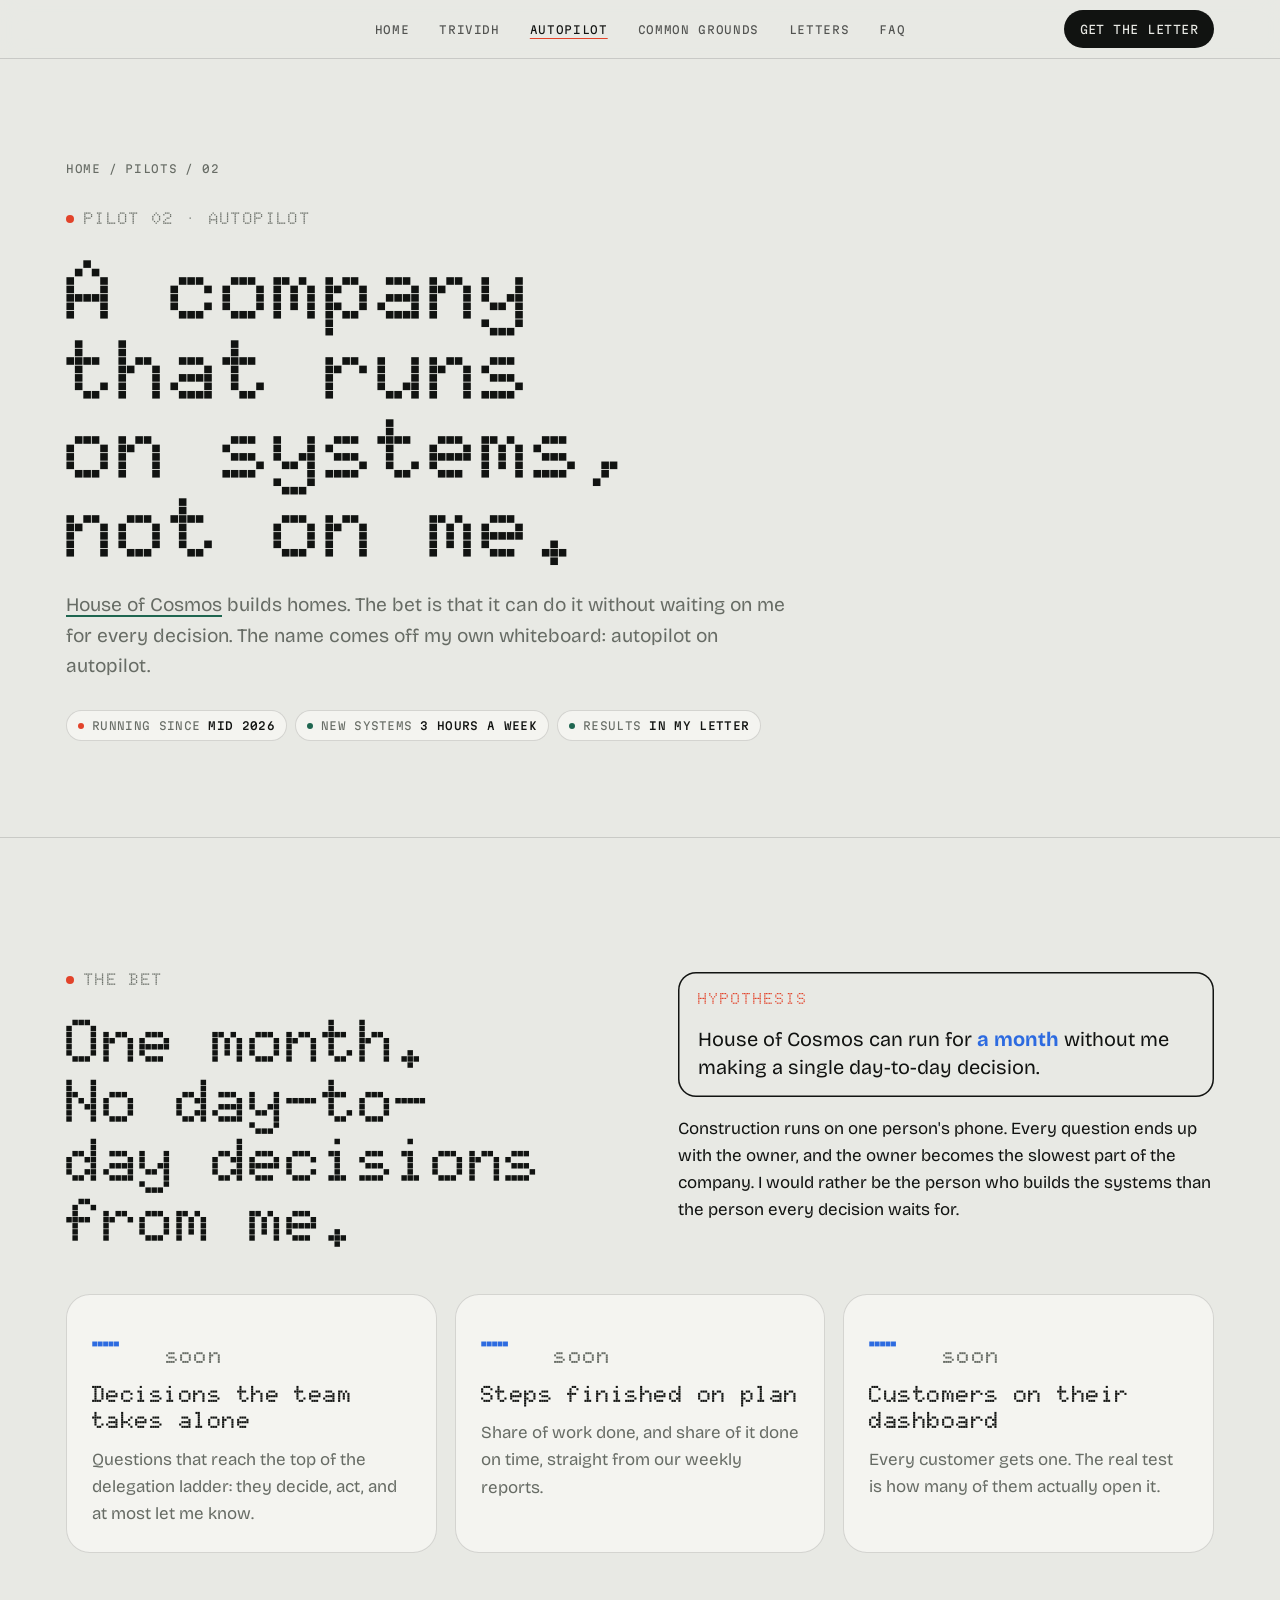
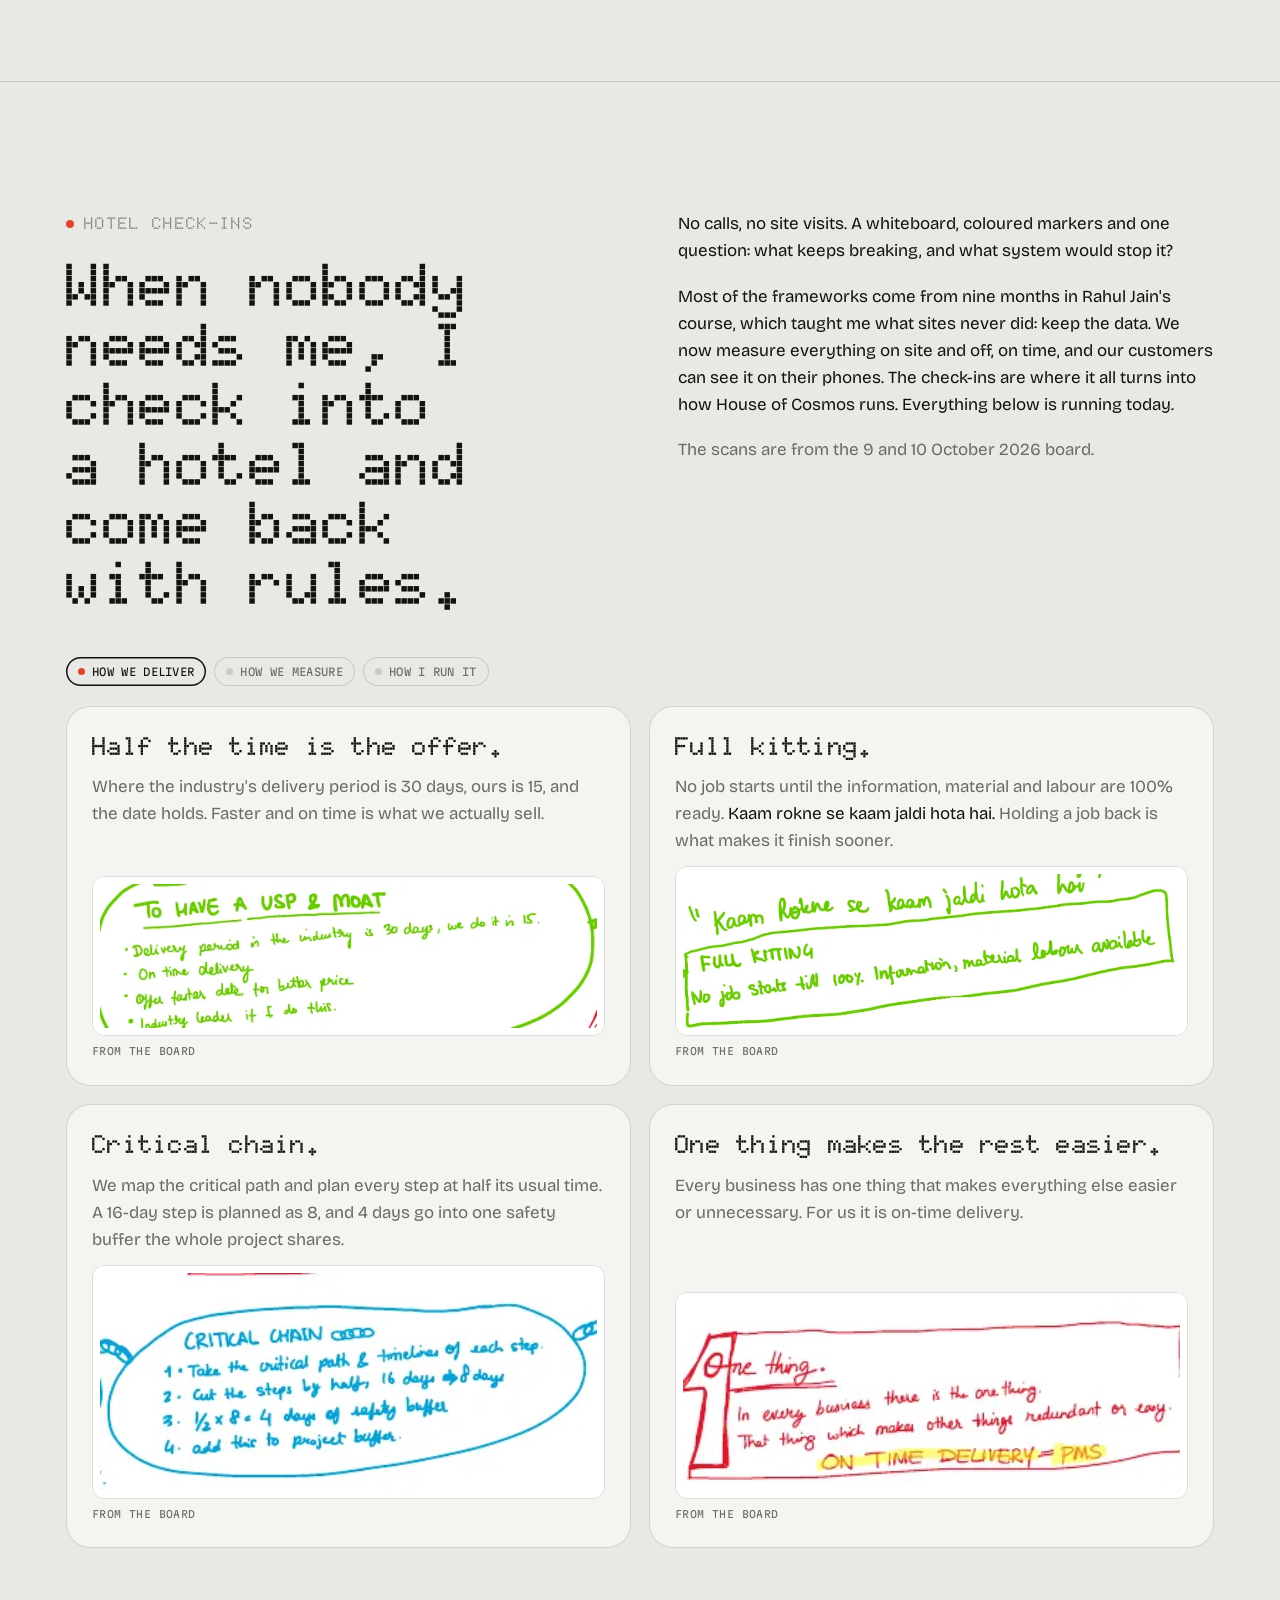
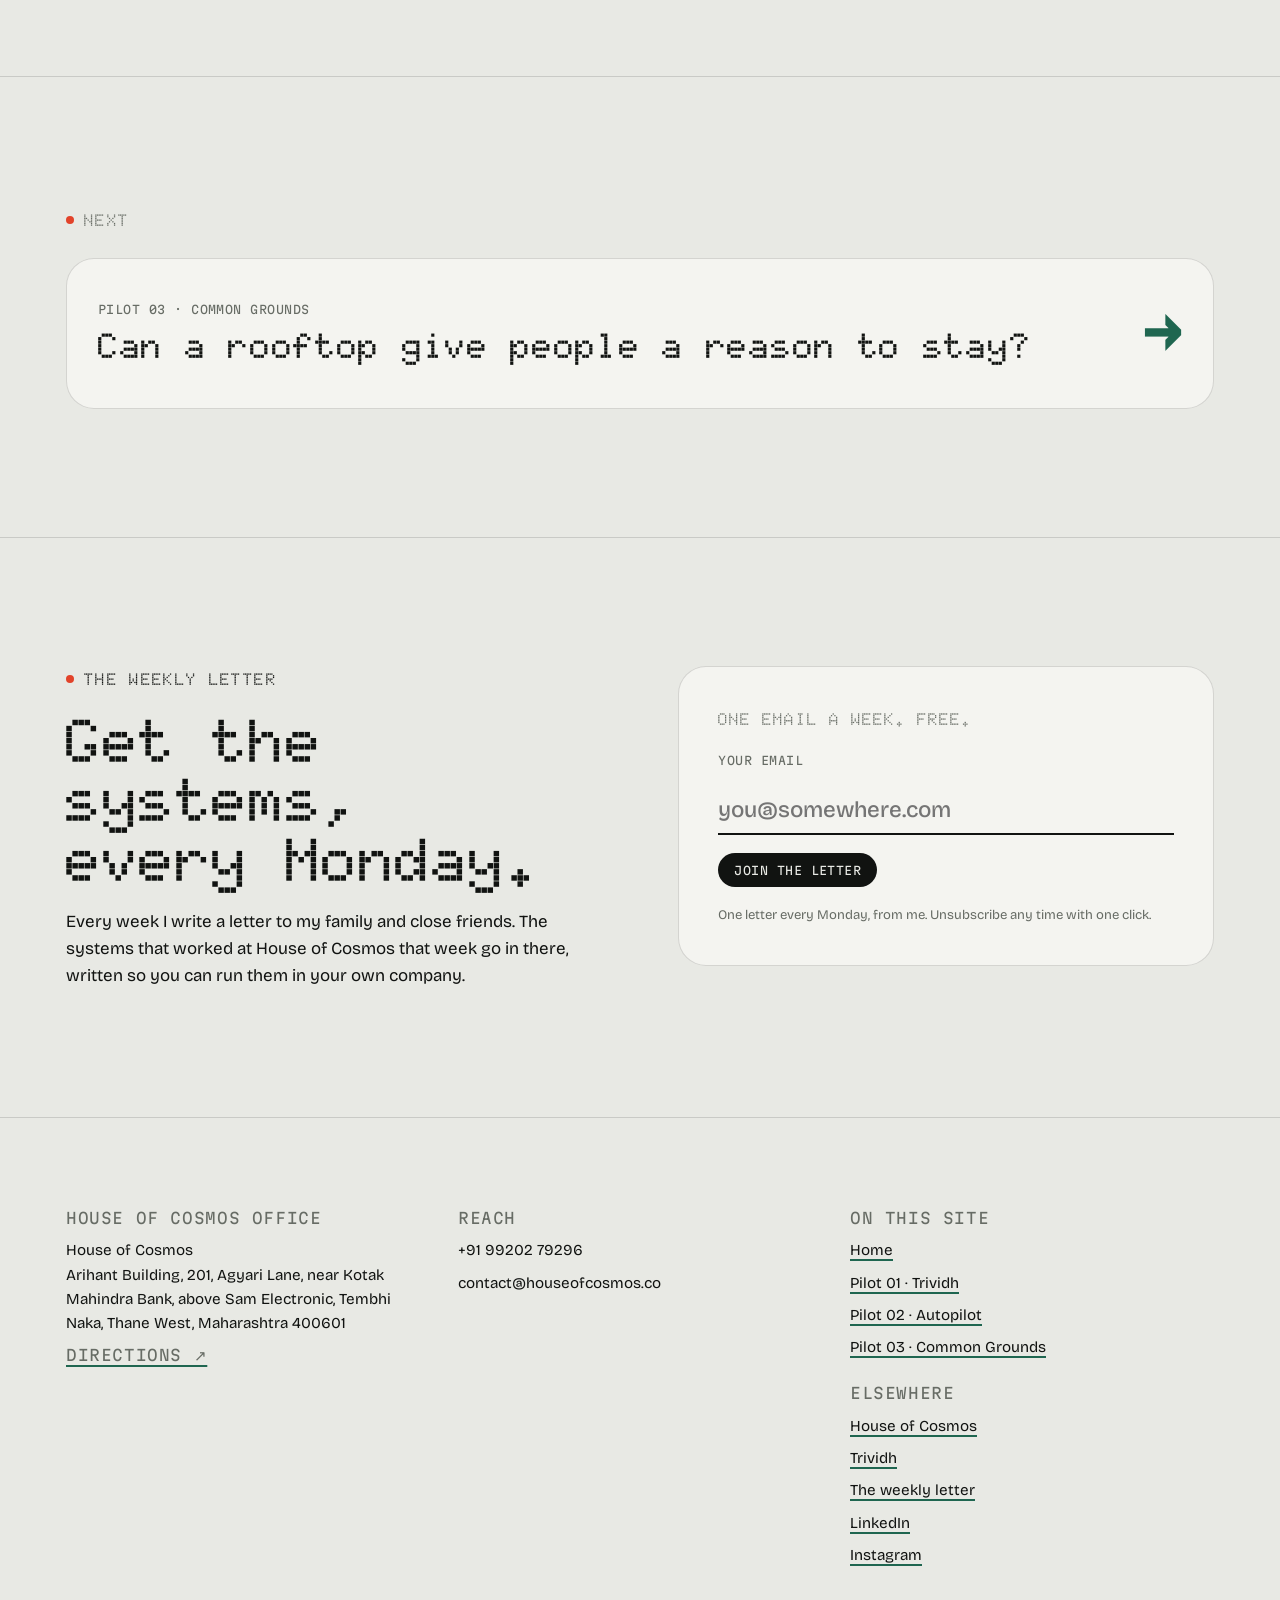
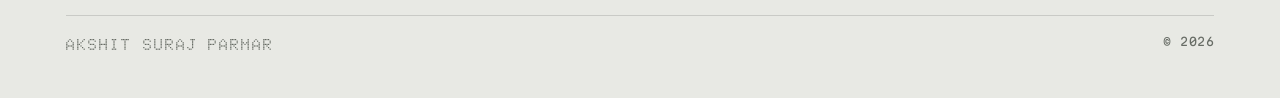
<file: pilots/autopilot/index.html>
<!doctype html>
<html lang="en-IN">
<head>
<meta charset="utf-8">
<meta name="viewport" content="width=device-width, initial-scale=1, viewport-fit=cover">
<meta name="robots" content="index, follow, max-image-preview:large">
<title>Pilot 02 · Autopilot · Akshit Suraj Parmar</title>
<meta name="description" content="Pilot 02 by Ar. Akshit Suraj Parmar: Autopilot, running House of Cosmos on systems so that it can go a month without him making a day-to-day decision. Running since mid 2026, with the operating rules from his hotel check-ins.">
<meta name="author" content="Ar. Akshit Suraj Parmar">
<meta property="og:type" content="article">
<meta property="og:title" content="Pilot 02 · Autopilot">
<meta property="og:description" content="A company that runs on systems, not on me. The bet, the rules and how I measure it.">
<meta property="og:url" content="https://akshitparmar.com/pilots/autopilot/">
<meta property="og:image" content="https://akshitparmar.com/img/og.jpg">
<meta name="twitter:card" content="summary_large_image">
<link rel="icon" href="../../favicon.svg" type="image/svg+xml">
<link rel="icon" href="../../favicon-32.png" sizes="32x32" type="image/png">
<link rel="apple-touch-icon" href="../../apple-touch-icon.png">
<link rel="canonical" href="https://akshitparmar.com/pilots/autopilot/">
<link rel="alternate" type="text/markdown" title="LLM summary" href="../../llms.txt">
<link rel="preconnect" href="https://fonts.googleapis.com">
<link rel="preconnect" href="https://fonts.gstatic.com" crossorigin>
<link rel="stylesheet" href="https://fonts.googleapis.com/css2?family=Doto:wght@500;700;900&family=Bricolage+Grotesque:opsz,wght@12..96,300..800&family=Martian+Mono:wght@400;500&display=swap">
<link rel="stylesheet" href="../../site.css">
<script type="application/ld+json">
{
  "@context": "https://schema.org",
  "@graph": [
    {
      "@type": "WebPage",
      "@id": "https://akshitparmar.com/pilots/autopilot/#page",
      "url": "https://akshitparmar.com/pilots/autopilot/",
      "name": "Pilot 02 · Autopilot",
      "description": "Pilot 02 by Ar. Akshit Suraj Parmar: Autopilot, running House of Cosmos on systems so that it can go a month without him making a day-to-day decision. Running since mid 2026, with the operating rules from his hotel check-ins.",
      "author": {"@id": "https://akshitparmar.com/#person"},
      "isPartOf": {"@id": "https://akshitparmar.com/#page"},
      "about": {"@id": "https://houseofcosmos.co/#org", "@type": "Organization", "name": "House of Cosmos", "url": "https://houseofcosmos.co/"},
      "dateModified": "2026-11-14"
    },
    {
      "@type": "BreadcrumbList",
      "itemListElement": [
        {"@type": "ListItem", "position": 1, "name": "Akshit Suraj Parmar", "item": "https://akshitparmar.com/"},
        {"@type": "ListItem", "position": 2, "name": "Pilot 02 · Autopilot", "item": "https://akshitparmar.com/pilots/autopilot/"}
      ]
    },
    {"@type": "Person", "@id": "https://akshitparmar.com/#person", "name": "Akshit Suraj Parmar", "url": "https://akshitparmar.com/"}
  ]
}
</script>
</head>
<body>

<header class="bar solid" id="bar">
  <div class="wrap">
    <span aria-hidden="true"></span>
    <nav aria-label="Pages">
      <a href="../../">Home</a>
      <a href="../../pilots/trividh/">Trividh</a>
      <a href="../../pilots/autopilot/" aria-current="page">Autopilot</a>
      <a href="../../pilots/common-grounds/">Common Grounds</a>
      <a href="../../letters/">Letters</a>
      <a href="../../#faq">FAQ</a>
    </nav>
    <a class="pill" href="#letter">Get the letter</a>
  </div>
</header>

<main id="top">

<section class="phero" aria-labelledby="h1">
  <div class="wrap">
    <p class="crumb"><a href="../../">Home</a><span>/</span><span>Pilots</span><span>/</span><span>02</span></p>
    <p class="label" style="margin-top:28px">Pilot 02 · Autopilot</p>
    <h1 id="h1">A company that runs on systems, not on me.</h1>
    <p class="sub"><a href="https://houseofcosmos.co/">House of Cosmos</a> builds homes. The bet is that it can do it without waiting on me for every decision. The name comes off my own whiteboard: autopilot on autopilot.</p>
    <div class="chips"><span class="chip live"><i></i>Running since <b>mid 2026</b></span><span class="chip"><i></i>New systems <b>3 hours a week</b></span><span class="chip"><i></i>Results <b>in my letter</b></span></div>
  </div>
</section>

<section class="s" id="bet" aria-labelledby="h-bet">
  <div class="wrap">
    <div class="split">
      <div class="head" style="margin:0">
        <p class="label">The bet</p>
        <h2 id="h-bet">One month. No day-to-day decisions from me.</h2>
      </div>
      <div class="copy">
        <p class="hyp"><span class="dot">Hypothesis</span><span>House of Cosmos can run for <b>a month</b> without me making a single day-to-day decision.</span></p>
        <p>Construction runs on one person's phone. Every question ends up with the owner, and the owner becomes the slowest part of the company. I would rather be the person who builds the systems than the person every decision waits for.</p>
      </div>
    </div>
    <div class="tiles">
      <div class="tile"><p class="v">— <small>soon</small></p><h3>Decisions the team takes alone</h3><p>Questions that reach the top of the delegation ladder: they decide, act, and at most let me know.</p></div>
      <div class="tile"><p class="v">— <small>soon</small></p><h3>Steps finished on plan</h3><p>Share of work done, and share of it done on time, straight from our weekly reports.</p></div>
      <div class="tile"><p class="v">— <small>soon</small></p><h3>Customers on their dashboard</h3><p>Every customer gets one. The real test is how many of them actually open it.</p></div>
    </div>
  </div>
</section>

<section class="s" id="checkins" aria-labelledby="h-check">
  <div class="wrap">
    <div class="split">
      <div class="head" style="margin:0">
        <p class="label">Hotel check-ins</p>
        <h2 id="h-check">When nobody needs me, I check into a hotel and come back with rules.</h2>
      </div>
      <div class="copy">
        <p>No calls, no site visits. A whiteboard, coloured markers and one question: what keeps breaking, and what system would stop it?</p>
        <p>Most of the frameworks come from nine months in Rahul Jain's course, which taught me what sites never did: keep the data. We now measure everything on site and off, on time, and our customers can see it on their phones. The check-ins are where it all turns into how House of Cosmos runs. Everything below is running today.</p>
        <p class="soft">The scans are from the 9 and 10 October 2026 board.</p>
      </div>
    </div>
    <div class="rules-nav" role="group" aria-label="Rule groups">
      <button class="st" type="button" data-g="deliver" aria-pressed="true"><i></i>How we deliver</button>
      <button class="st" type="button" data-g="measure" aria-pressed="false"><i></i>How we measure</button>
      <button class="st" type="button" data-g="run" aria-pressed="false"><i></i>How I run it</button>
    </div>
    <div class="rules" data-g="deliver">
      <article class="rule"><h3>Half the time is the offer.</h3><p>Where the industry's delivery period is 30 days, ours is 15, and the date holds. Faster and on time is what we actually sell.</p><figure><img src="../../img/rule-half.webp" width="590" height="172" alt="Board note: To have a USP and moat. Delivery period in the industry is 30 days, we do it in 15. On time delivery." loading="lazy"><figcaption>From the board</figcaption></figure></article>
      <article class="rule"><h3>Full kitting.</h3><p>No job starts until the information, material and labour are 100% ready. <i>Kaam rokne se kaam jaldi hota hai.</i> Holding a job back is what makes it finish sooner.</p><figure><img src="../../img/rule-kitting.webp" width="710" height="220" alt="Board note: Kaam rokne se kaam jaldi hota hai. Full kitting: no job starts till 100% information, material, labour available." loading="lazy"><figcaption>From the board</figcaption></figure></article>
      <article class="rule"><h3>Critical chain.</h3><p>We map the critical path and plan every step at half its usual time. A 16-day step is planned as 8, and 4 days go into one safety buffer the whole project shares.</p><figure><img src="../../img/rule-chain.webp" width="400" height="175" alt="Board note: Critical chain. Take the critical path and timelines of each step. Cut the steps by half, 16 days to 8 days. Half of 8 is 4 days of safety buffer. Add this to the project buffer." loading="lazy"><figcaption>From the board</figcaption></figure></article>
      <article class="rule"><h3>One thing makes the rest easier.</h3><p>Every business has one thing that makes everything else easier or unnecessary. For us it is on-time delivery.</p><figure><img src="../../img/rule-onething.webp" width="350" height="134" alt="Board note: One thing. In every business there is the one thing that makes other things redundant or easy. On time delivery." loading="lazy"><figcaption>From the board</figcaption></figure></article>
    </div>
    <div class="rules" data-g="measure" hidden>
      <article class="rule"><h3>Data is like roti.</h3><p>It can't be eaten tomorrow. Delayed data is corrupted data, so nothing on our sites is kept overnight.</p><figure><img src="../../img/rule-roti.webp" width="280" height="83" alt="Board note: Data is like roti, should not be kept overnight. Delayed data equals corrupted data." loading="lazy"><figcaption>From the board</figcaption></figure></article>
      <article class="rule"><h3>Mistakes are system errors.</h3><p>80% of problems are not human errors. When something breaks, we fix the system.</p><figure><img src="../../img/rule-syserr.webp" width="500" height="70" alt="Board note: 80% of problems are not human errors, they are system errors." loading="lazy"><figcaption>From the board</figcaption></figure></article>
      <article class="rule"><h3>Measurement drives behaviour.</h3><p>What we measure gets done. Everyone is measured on two things: how much of their work got done, and how much of it got done on time.</p><figure><img src="../../img/rule-mis.webp" width="695" height="212" alt="Board note: MIS. Measurement drives behaviour. What we measure will get done. KPI is percentage of work done, and percentage done on time." loading="lazy"><figcaption>From the board</figcaption></figure></article>
      <article class="rule"><h3>Every customer gets a dashboard.</h3><p>A system should be built for the customer, not for us. So every customer gets a dashboard with their own data on it.</p><figure><img src="../../img/rule-dashboard.webp" width="750" height="190" alt="Board note: Philosophy. The system should be made for the customer, not for us. Every customer to get a dashboard." loading="lazy"><figcaption>From the board</figcaption></figure></article>
    </div>
    <div class="rules" data-g="run" hidden>
      <article class="rule"><h3>The Monday.</h3><p>No other meetings. Planning, reports, approvals, every payment and every purchase order happen on Monday. Anything that comes up later waits for the next Monday. Saturdays are only for reviewing the week.</p><figure><img src="../../img/rule-monday.webp" width="397" height="160" alt="Board note: The Monday. No other meetings. Only planning, reports, approvals. All payments go out on Monday. All POs raised on Monday. Push all other work to next Monday. Saturdays are only for review of the past week." loading="lazy"><figcaption>From the board</figcaption></figure></article>
      <article class="rule"><h3>I don't launch systems any more.</h3><p>My team does. They spend three hours every week building new ones and reviewing last week's, with four rules: make a list, define the result for the client, never launch a system without results, and keep it to five steps.</p><figure><img src="../../img/rule-systems.webp" width="615" height="350" alt="Board note: Autopilot on autopilot. Make a list of systems we want to create. Define the result for the client. Never launch a system without results. Max 5 steps per system. 3 hours every week on system creation." loading="lazy"><figcaption>From the board</figcaption></figure></article>
      <article class="rule"><h3>The delegation ladder.</h3><p>Questions move down four steps. First, they ask and we answer, and nobody grows. Then they bring a recommendation and the reason. Then they decide, act and tell me. Then they just decide and act.</p><figure><img src="../../img/rule-delegate.webp" width="420" height="228" alt="Board note: Science of delegation. No delegation: they ask, we answer, no growth. Recommend: they ask, we ask for recommendation and why. Start delegation: decide and take action and let me know. Delegate: decide and take action." loading="lazy"><figcaption>From the board</figcaption></figure></article>
    </div>
  </div>
</section>

<section class="s" id="more" aria-labelledby="h-more">
  <div class="wrap">
    <p class="label" style="margin-bottom:24px">Next</p>
    <a class="next" href="../common-grounds/">
      <div><p class="mono" style="color:var(--dim)">Pilot 03 · Common Grounds</p><h3 id="h-more">Can a rooftop give people a reason to stay?</h3></div>
      <span class="arrow" aria-hidden="true">→</span>
    </a>
  </div>
</section>

<section class="s" id="letter" aria-labelledby="h-letter">
  <div class="wrap letter">
    <div class="copy">
      <p class="label">The weekly letter</p>
      <h2 id="h-letter">Get the systems, every Monday.</h2>
      <p>Every week I write a letter to my family and close friends. The systems that worked at House of Cosmos that week go in there, written so you can run them in your own company.</p>
    </div>
    <form class="paper" id="sub" name="letter" method="POST" data-netlify="true" netlify-honeypot="company" novalidate>
      <input type="hidden" name="form-name" value="letter"><input type="hidden" name="page" value="">
      <p hidden><label>Leave this empty <input name="company"></label></p>
      <p class="q">One email a week. Free.</p>
      <label for="email">Your email</label>
      <input id="email" name="email" type="email" autocomplete="email" placeholder="you@somewhere.com" required>
      <button class="pill" type="submit" id="subBtn" style="align-self:flex-start">Join the letter</button>
      <p class="fine" id="subMsg" aria-live="polite">One letter every Monday, from me. Unsubscribe any time with one click.</p>
    </form>
  </div>
</section>

</main>

<footer>
  <div class="wrap">
    <div class="foot">
      <div>
        <p class="mono">House of Cosmos office</p>
        <p>House of Cosmos<br>Arihant Building, 201, Agyari Lane, near Kotak Mahindra Bank, above Sam Electronic, Tembhi Naka, Thane West, Maharashtra 400601</p>
        <a class="mono" href="https://maps.app.goo.gl/jFwxKucvvvFCrBRg8">Directions ↗</a>
      </div>
      <div>
        <p class="mono">Reach</p>
        <p>+91 99202 79296</p>
        <p>contact@houseofcosmos.co</p>
      </div>
      <div>
        <p class="mono">On this site</p>
        <a href="../../">Home</a>
        <a href="../../pilots/trividh/">Pilot 01 · Trividh</a>
        <a href="../../pilots/autopilot/">Pilot 02 · Autopilot</a>
        <a href="../../pilots/common-grounds/">Pilot 03 · Common Grounds</a>
        <p class="mono" style="margin-top:14px">Elsewhere</p>
        <a href="https://houseofcosmos.co/">House of Cosmos</a>
        <a href="https://houseofcosmos.co/trividh/">Trividh</a>
        <a href="../../letters/">The weekly letter</a>
        <a href="https://www.linkedin.com/in/akshitparmar/">LinkedIn</a>
        <a href="https://www.instagram.com/houseofcosmos.official/">Instagram</a>
      </div>
    </div>
    <div class="sign"><span class="dot">Akshit Suraj Parmar</span><span class="mono">© <span id="yr">2026</span></span></div>
  </div>
</footer>

<script src="../../site.js"></script>

</body>
</html>
</file>
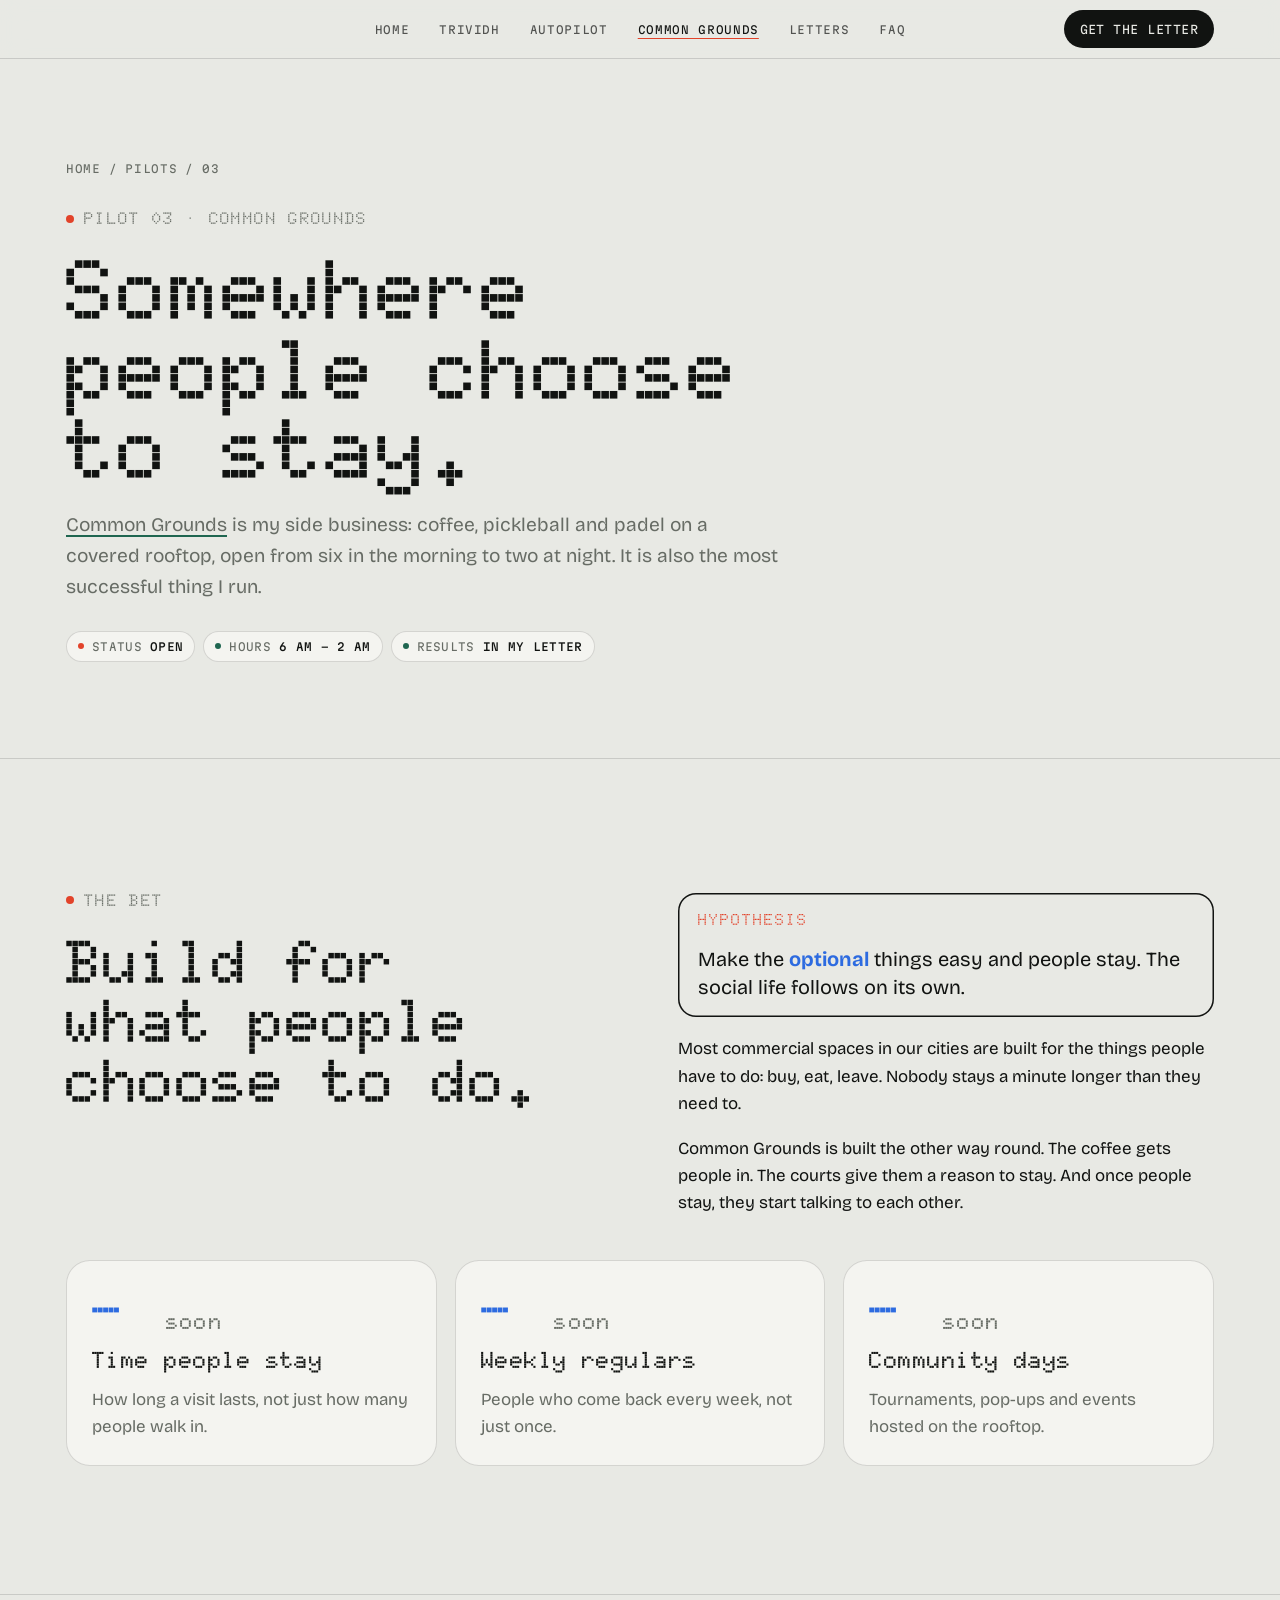
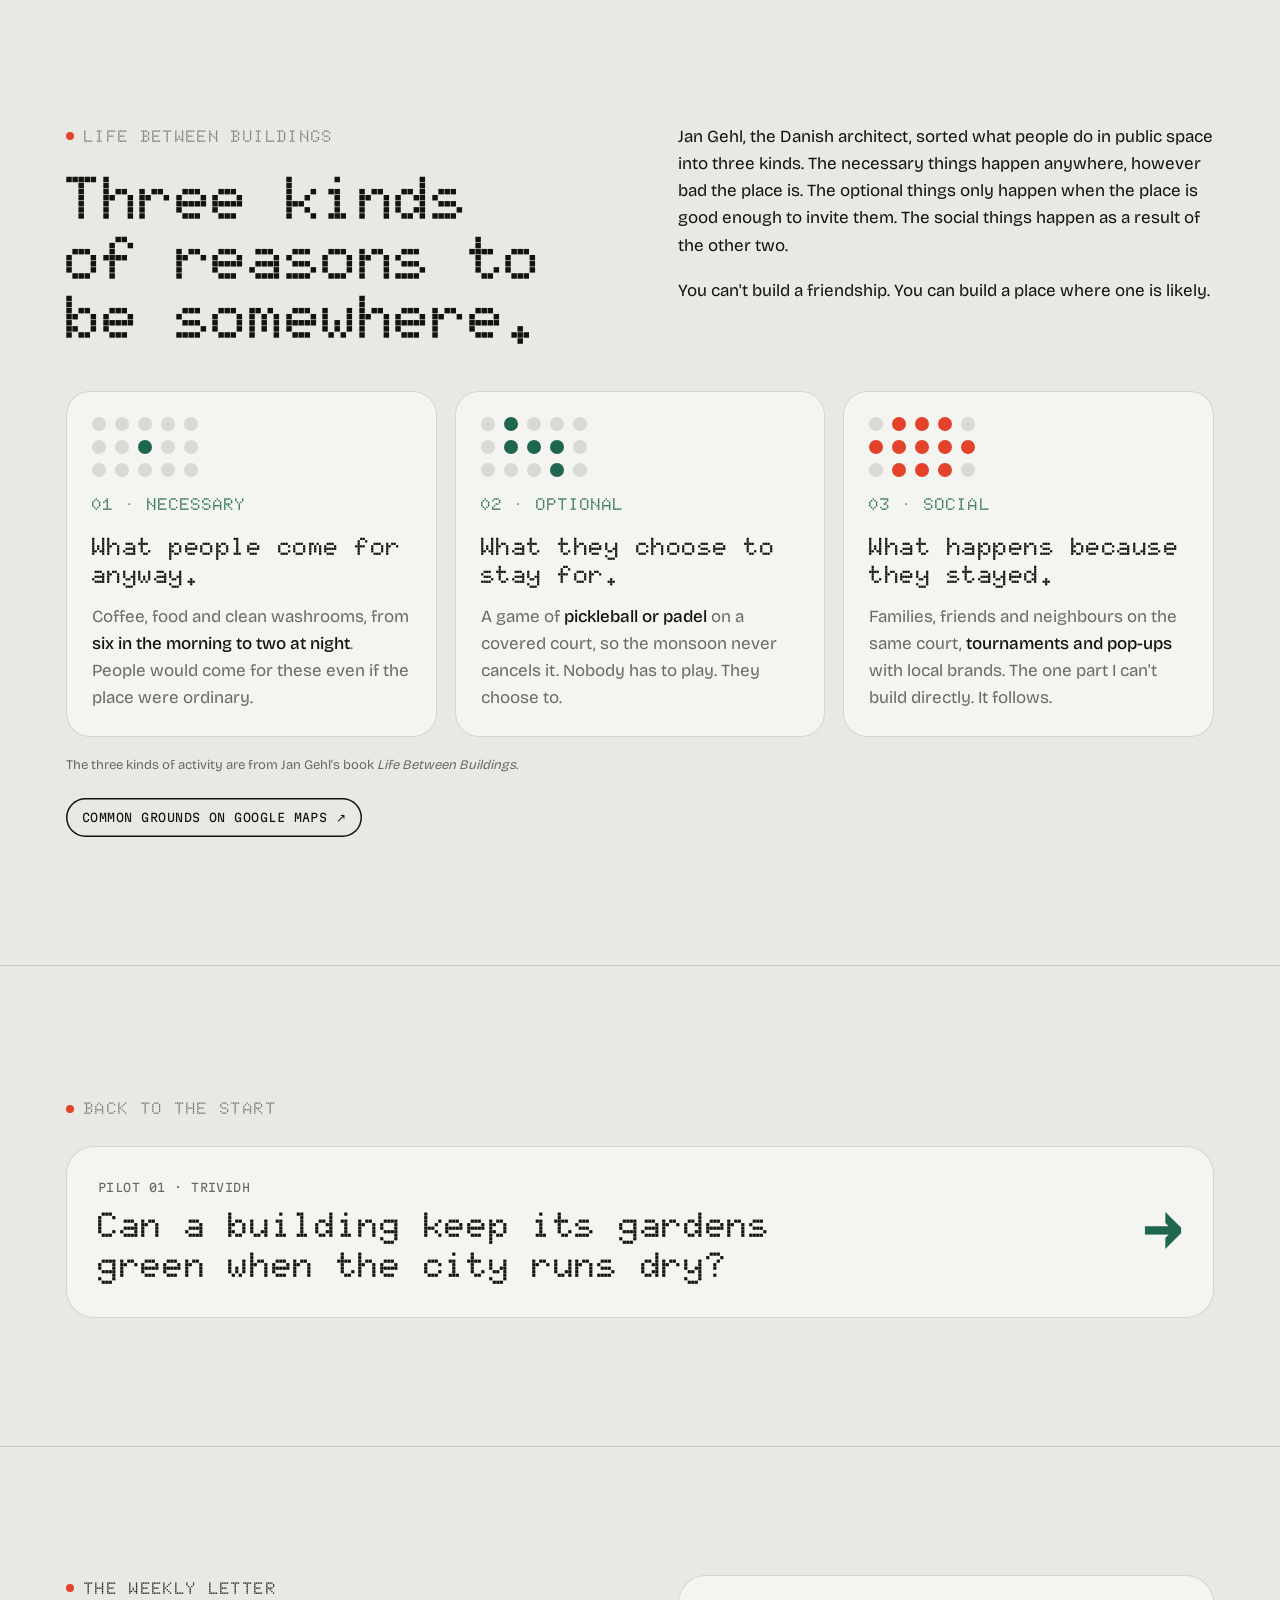
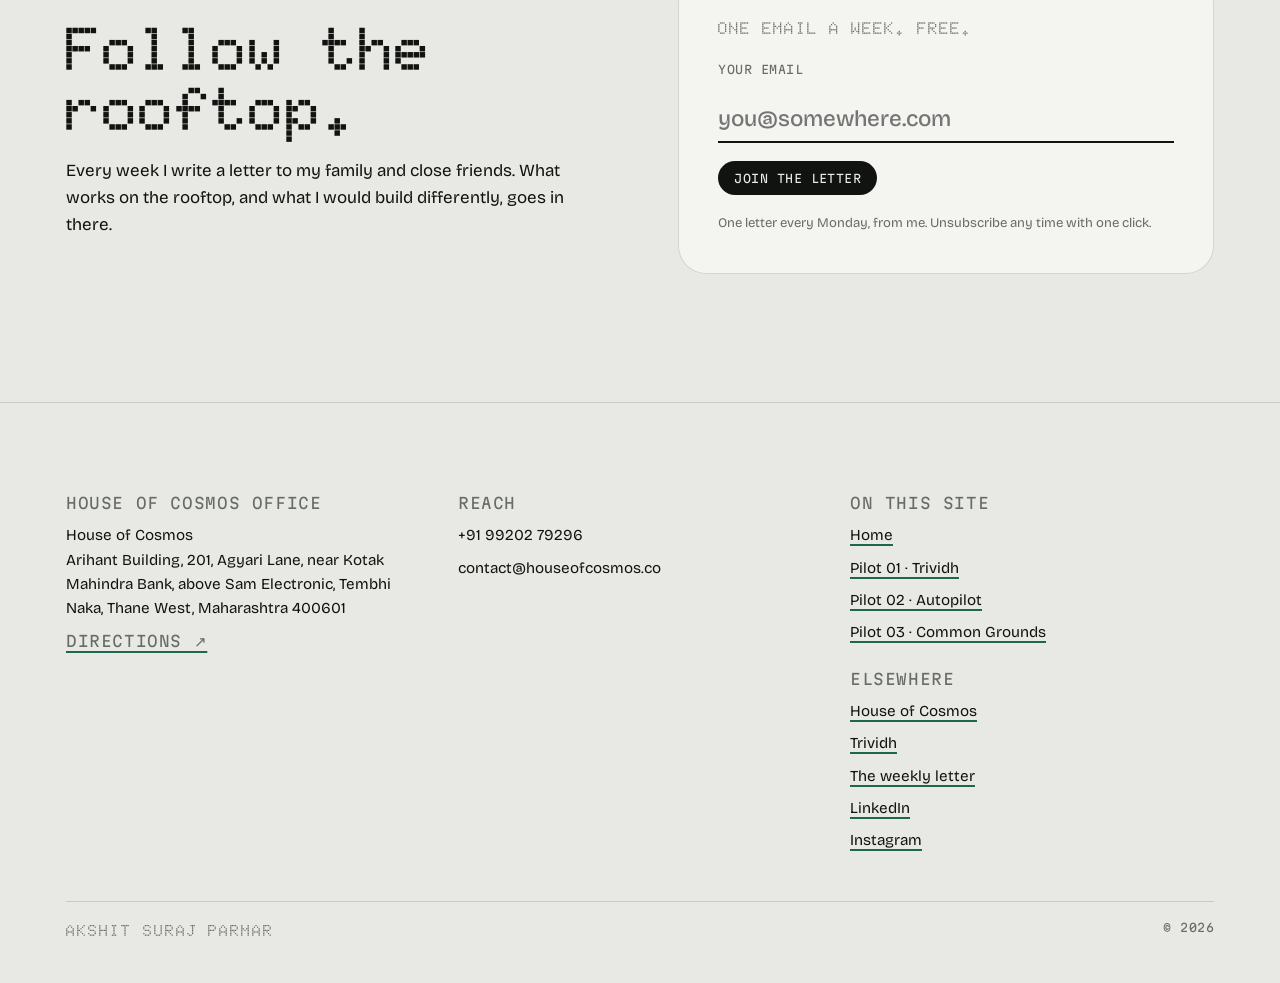
<file: pilots/common-grounds/index.html>
<!doctype html>
<html lang="en-IN">
<head>
<meta charset="utf-8">
<meta name="viewport" content="width=device-width, initial-scale=1, viewport-fit=cover">
<meta name="robots" content="index, follow, max-image-preview:large">
<title>Pilot 03 · Common Grounds · Akshit Suraj Parmar</title>
<meta name="description" content="Pilot 03 by Ar. Akshit Suraj Parmar: Common Grounds, his side business, a rooftop with coffee, pickleball and padel, open 6 am to 2 am, built on Jan Gehl's idea that good spaces make people choose to stay.">
<meta name="author" content="Ar. Akshit Suraj Parmar">
<meta property="og:type" content="article">
<meta property="og:title" content="Pilot 03 · Common Grounds">
<meta property="og:description" content="Somewhere people choose to stay. The bet, the idea behind it and how I measure it.">
<meta property="og:url" content="https://akshitparmar.com/pilots/common-grounds/">
<meta property="og:image" content="https://akshitparmar.com/img/og.jpg">
<meta name="twitter:card" content="summary_large_image">
<link rel="icon" href="../../favicon.svg" type="image/svg+xml">
<link rel="icon" href="../../favicon-32.png" sizes="32x32" type="image/png">
<link rel="apple-touch-icon" href="../../apple-touch-icon.png">
<link rel="canonical" href="https://akshitparmar.com/pilots/common-grounds/">
<link rel="alternate" type="text/markdown" title="LLM summary" href="../../llms.txt">
<link rel="preconnect" href="https://fonts.googleapis.com">
<link rel="preconnect" href="https://fonts.gstatic.com" crossorigin>
<link rel="stylesheet" href="https://fonts.googleapis.com/css2?family=Doto:wght@500;700;900&family=Bricolage+Grotesque:opsz,wght@12..96,300..800&family=Martian+Mono:wght@400;500&display=swap">
<link rel="stylesheet" href="../../site.css">
<script type="application/ld+json">
{
  "@context": "https://schema.org",
  "@graph": [
    {
      "@type": "WebPage",
      "@id": "https://akshitparmar.com/pilots/common-grounds/#page",
      "url": "https://akshitparmar.com/pilots/common-grounds/",
      "name": "Pilot 03 · Common Grounds",
      "description": "Pilot 03 by Ar. Akshit Suraj Parmar: Common Grounds, his side business, a rooftop with coffee, pickleball and padel, open 6 am to 2 am, built on Jan Gehl's idea that good spaces make people choose to stay.",
      "author": {"@id": "https://akshitparmar.com/#person"},
      "isPartOf": {"@id": "https://akshitparmar.com/#page"},
      "about": {"@type": ["CafeOrCoffeeShop", "SportsActivityLocation"], "name": "Common Grounds", "description": "Coffee, pickleball and padel on a covered rooftop, open 6 am to 2 am.", "telephone": "+91 95479 54722", "openingHours": "Mo-Su 06:00-02:00", "hasMap": "https://www.google.com/maps/place/?q=place_id:ChIJkeI0awC75zsRPtnQGLJEiQA", "address": {"@type": "PostalAddress", "streetAddress": "2nd Floor, Tikuji Ni Wadi Road, Hill Garden, Kokanipada", "addressLocality": "Thane West, Thane", "addressRegion": "Maharashtra", "postalCode": "400610", "addressCountry": "IN"}},
      "dateModified": "2026-11-14"
    },
    {
      "@type": "BreadcrumbList",
      "itemListElement": [
        {"@type": "ListItem", "position": 1, "name": "Akshit Suraj Parmar", "item": "https://akshitparmar.com/"},
        {"@type": "ListItem", "position": 2, "name": "Pilot 03 · Common Grounds", "item": "https://akshitparmar.com/pilots/common-grounds/"}
      ]
    },
    {"@type": "Person", "@id": "https://akshitparmar.com/#person", "name": "Akshit Suraj Parmar", "url": "https://akshitparmar.com/"}
  ]
}
</script>
</head>
<body>

<header class="bar solid" id="bar">
  <div class="wrap">
    <span aria-hidden="true"></span>
    <nav aria-label="Pages">
      <a href="../../">Home</a>
      <a href="../../pilots/trividh/">Trividh</a>
      <a href="../../pilots/common-grounds/" >Autopilot</a>
      <a href="../../pilots/common-grounds/" aria-current="page">Common Grounds</a>
      <a href="../../letters/">Letters</a>
      <a href="../../#faq">FAQ</a>
    </nav>
    <a class="pill" href="#letter">Get the letter</a>
  </div>
</header>

<main id="top">

<section class="phero" aria-labelledby="h1">
  <div class="wrap">
    <p class="crumb"><a href="../../">Home</a><span>/</span><span>Pilots</span><span>/</span><span>03</span></p>
    <p class="label" style="margin-top:28px">Pilot 03 · Common Grounds</p>
    <h1 id="h1">Somewhere people choose to stay.</h1>
    <p class="sub"><a href="https://www.google.com/maps/place/?q=place_id:ChIJkeI0awC75zsRPtnQGLJEiQA">Common Grounds</a> is my side business: coffee, pickleball and padel on a covered rooftop, open from six in the morning to two at night. It is also the most successful thing I run.</p>
    <div class="chips"><span class="chip live"><i></i>Status <b>Open</b></span><span class="chip"><i></i>Hours <b>6 am – 2 am</b></span><span class="chip"><i></i>Results <b>in my letter</b></span></div>
  </div>
</section>

<section class="s" id="bet" aria-labelledby="h-bet">
  <div class="wrap">
    <div class="split">
      <div class="head" style="margin:0">
        <p class="label">The bet</p>
        <h2 id="h-bet">Build for what people choose to do.</h2>
      </div>
      <div class="copy">
        <p class="hyp"><span class="dot">Hypothesis</span><span>Make the <b>optional</b> things easy and people stay. The social life follows on its own.</span></p>
        <p>Most commercial spaces in our cities are built for the things people have to do: buy, eat, leave. Nobody stays a minute longer than they need to.</p>
        <p>Common Grounds is built the other way round. The coffee gets people in. The courts give them a reason to stay. And once people stay, they start talking to each other.</p>
      </div>
    </div>
    <div class="tiles">
      <div class="tile"><p class="v">— <small>soon</small></p><h3>Time people stay</h3><p>How long a visit lasts, not just how many people walk in.</p></div>
      <div class="tile"><p class="v">— <small>soon</small></p><h3>Weekly regulars</h3><p>People who come back every week, not just once.</p></div>
      <div class="tile"><p class="v">— <small>soon</small></p><h3>Community days</h3><p>Tournaments, pop-ups and events hosted on the rooftop.</p></div>
    </div>
  </div>
</section>

<section class="s" id="gehl" aria-labelledby="h-gehl">
  <div class="wrap">
    <div class="split">
      <div class="head" style="margin:0">
        <p class="label">Life between buildings</p>
        <h2 id="h-gehl">Three kinds of reasons to be somewhere.</h2>
      </div>
      <div class="copy">
        <p>Jan Gehl, the Danish architect, sorted what people do in public space into three kinds. The necessary things happen anywhere, however bad the place is. The optional things only happen when the place is good enough to invite them. The social things happen as a result of the other two.</p>
        <p>You can't build a friendship. You can build a place where one is likely.</p>
      </div>
    </div>
    <div class="kinds">
      <article class="kind"><span class="field" aria-hidden="true"><i></i><i></i><i></i><i></i><i></i><i></i><i></i><i class="on"></i><i></i><i></i><i></i><i></i><i></i><i></i><i></i></span><p class="k">01 · Necessary</p><h3>What people come for anyway.</h3><p>Coffee, food and clean washrooms, from <b>six in the morning to two at night</b>. People would come for these even if the place were ordinary.</p></article>
      <article class="kind"><span class="field" aria-hidden="true"><i></i><i class="on"></i><i></i><i></i><i></i><i></i><i class="on"></i><i class="on"></i><i class="on"></i><i></i><i></i><i></i><i></i><i class="on"></i><i></i></span><p class="k">02 · Optional</p><h3>What they choose to stay for.</h3><p>A game of <b>pickleball or padel</b> on a covered court, so the monsoon never cancels it. Nobody has to play. They choose to.</p></article>
      <article class="kind"><span class="field soc" aria-hidden="true"><i></i><i class="on"></i><i class="on"></i><i class="on"></i><i></i><i class="on"></i><i class="on"></i><i class="on"></i><i class="on"></i><i class="on"></i><i></i><i class="on"></i><i class="on"></i><i class="on"></i><i></i></span><p class="k">03 · Social</p><h3>What happens because they stayed.</h3><p>Families, friends and neighbours on the same court, <b>tournaments and pop-ups</b> with local brands. The one part I can't build directly. It follows.</p></article>
    </div>
    <p class="fine credit">The three kinds of activity are from Jan Gehl's book <i>Life Between Buildings</i>.</p>
    <p style="margin-top:22px"><a class="pill ghost" href="https://www.google.com/maps/place/?q=place_id:ChIJkeI0awC75zsRPtnQGLJEiQA">Common Grounds on Google Maps ↗</a></p>
  </div>
</section>

<section class="s" id="more" aria-labelledby="h-more">
  <div class="wrap">
    <p class="label" style="margin-bottom:24px">Back to the start</p>
    <a class="next" href="../trividh/">
      <div><p class="mono" style="color:var(--dim)">Pilot 01 · Trividh</p><h3 id="h-more">Can a building keep its gardens green when the city runs dry?</h3></div>
      <span class="arrow" aria-hidden="true">→</span>
    </a>
  </div>
</section>

<section class="s" id="letter" aria-labelledby="h-letter">
  <div class="wrap letter">
    <div class="copy">
      <p class="label">The weekly letter</p>
      <h2 id="h-letter">Follow the rooftop.</h2>
      <p>Every week I write a letter to my family and close friends. What works on the rooftop, and what I would build differently, goes in there.</p>
    </div>
    <form class="paper" id="sub" name="letter" method="POST" data-netlify="true" netlify-honeypot="company" novalidate>
      <input type="hidden" name="form-name" value="letter"><input type="hidden" name="page" value="">
      <p hidden><label>Leave this empty <input name="company"></label></p>
      <p class="q">One email a week. Free.</p>
      <label for="email">Your email</label>
      <input id="email" name="email" type="email" autocomplete="email" placeholder="you@somewhere.com" required>
      <button class="pill" type="submit" id="subBtn" style="align-self:flex-start">Join the letter</button>
      <p class="fine" id="subMsg" aria-live="polite">One letter every Monday, from me. Unsubscribe any time with one click.</p>
    </form>
  </div>
</section>

</main>

<footer>
  <div class="wrap">
    <div class="foot">
      <div>
        <p class="mono">House of Cosmos office</p>
        <p>House of Cosmos<br>Arihant Building, 201, Agyari Lane, near Kotak Mahindra Bank, above Sam Electronic, Tembhi Naka, Thane West, Maharashtra 400601</p>
        <a class="mono" href="https://maps.app.goo.gl/jFwxKucvvvFCrBRg8">Directions ↗</a>
      </div>
      <div>
        <p class="mono">Reach</p>
        <p>+91 99202 79296</p>
        <p>contact@houseofcosmos.co</p>
      </div>
      <div>
        <p class="mono">On this site</p>
        <a href="../../">Home</a>
        <a href="../../pilots/trividh/">Pilot 01 · Trividh</a>
        <a href="../../pilots/autopilot/">Pilot 02 · Autopilot</a>
        <a href="../../pilots/common-grounds/">Pilot 03 · Common Grounds</a>
        <p class="mono" style="margin-top:14px">Elsewhere</p>
        <a href="https://houseofcosmos.co/">House of Cosmos</a>
        <a href="https://houseofcosmos.co/trividh/">Trividh</a>
        <a href="../../letters/">The weekly letter</a>
        <a href="https://www.linkedin.com/in/akshitparmar/">LinkedIn</a>
        <a href="https://www.instagram.com/houseofcosmos.official/">Instagram</a>
      </div>
    </div>
    <div class="sign"><span class="dot">Akshit Suraj Parmar</span><span class="mono">© <span id="yr">2026</span></span></div>
  </div>
</footer>

<script src="../../site.js"></script>

</body>
</html>
</file>
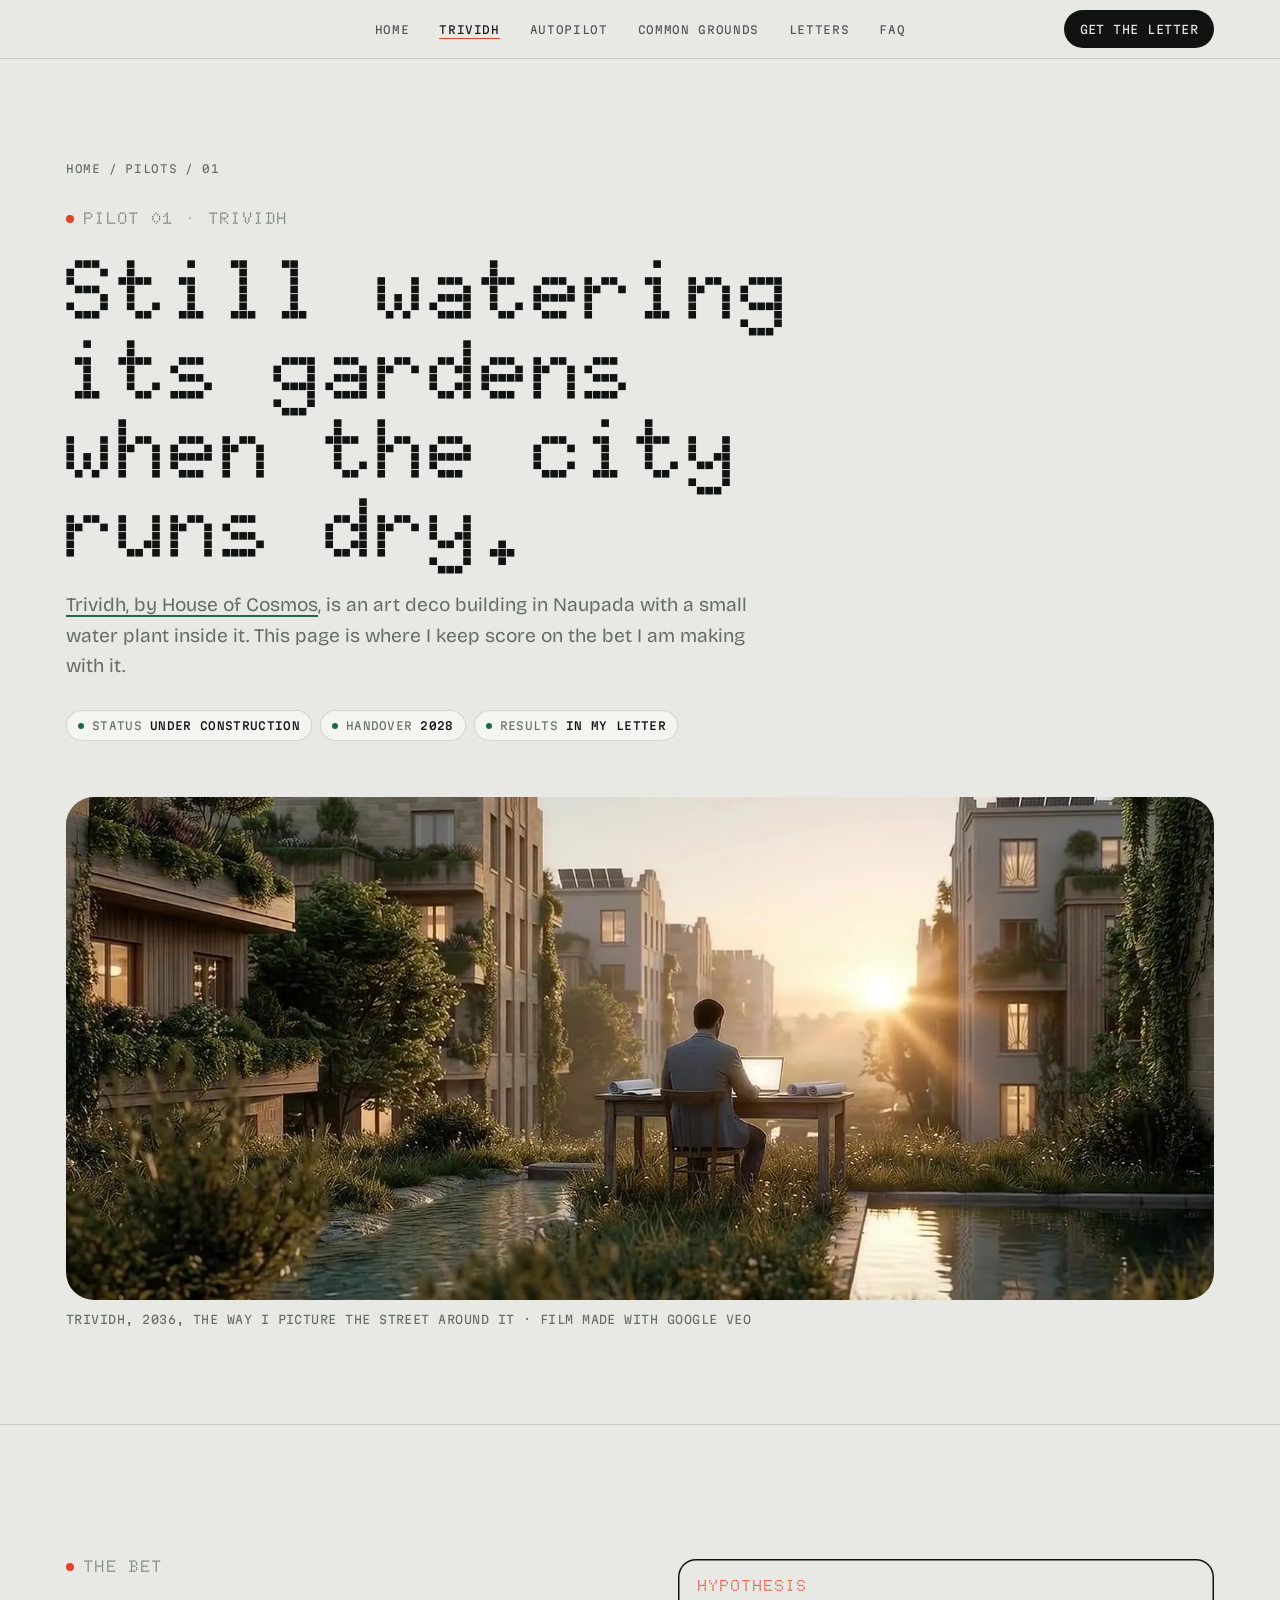
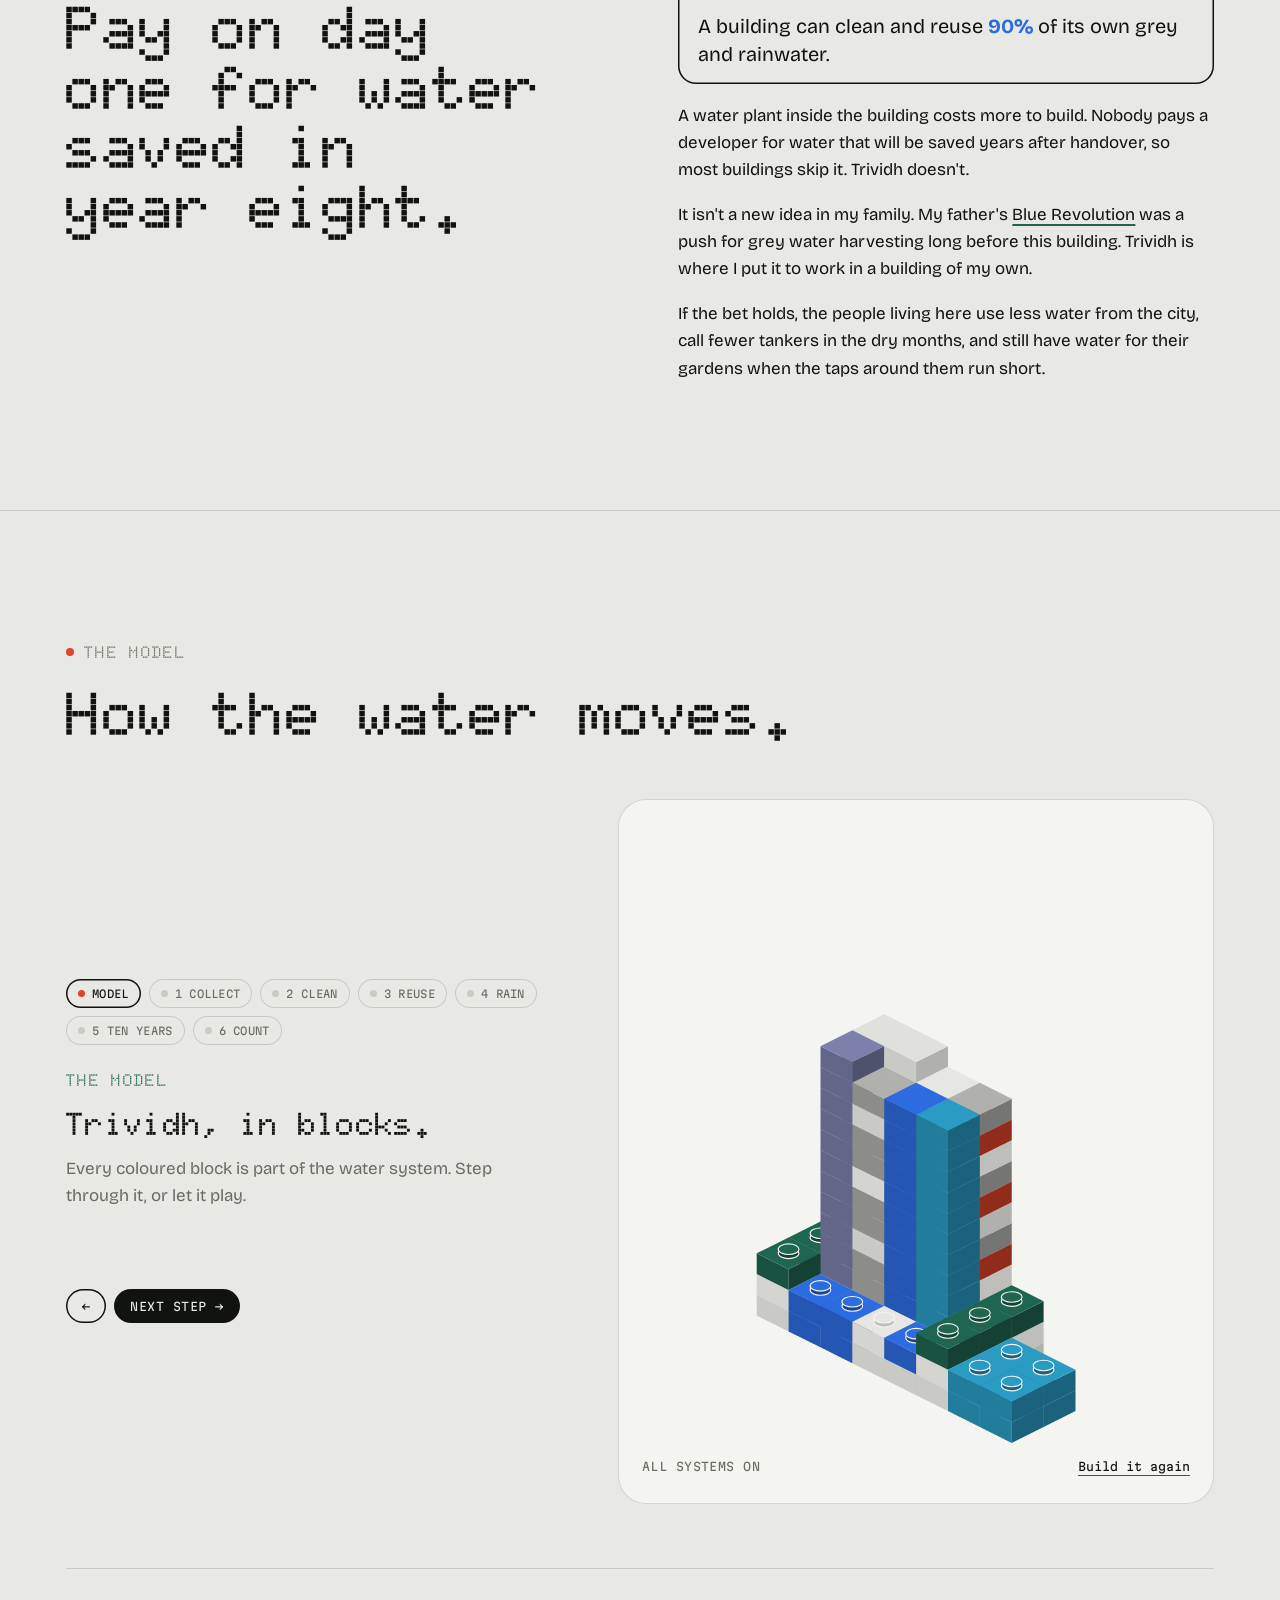
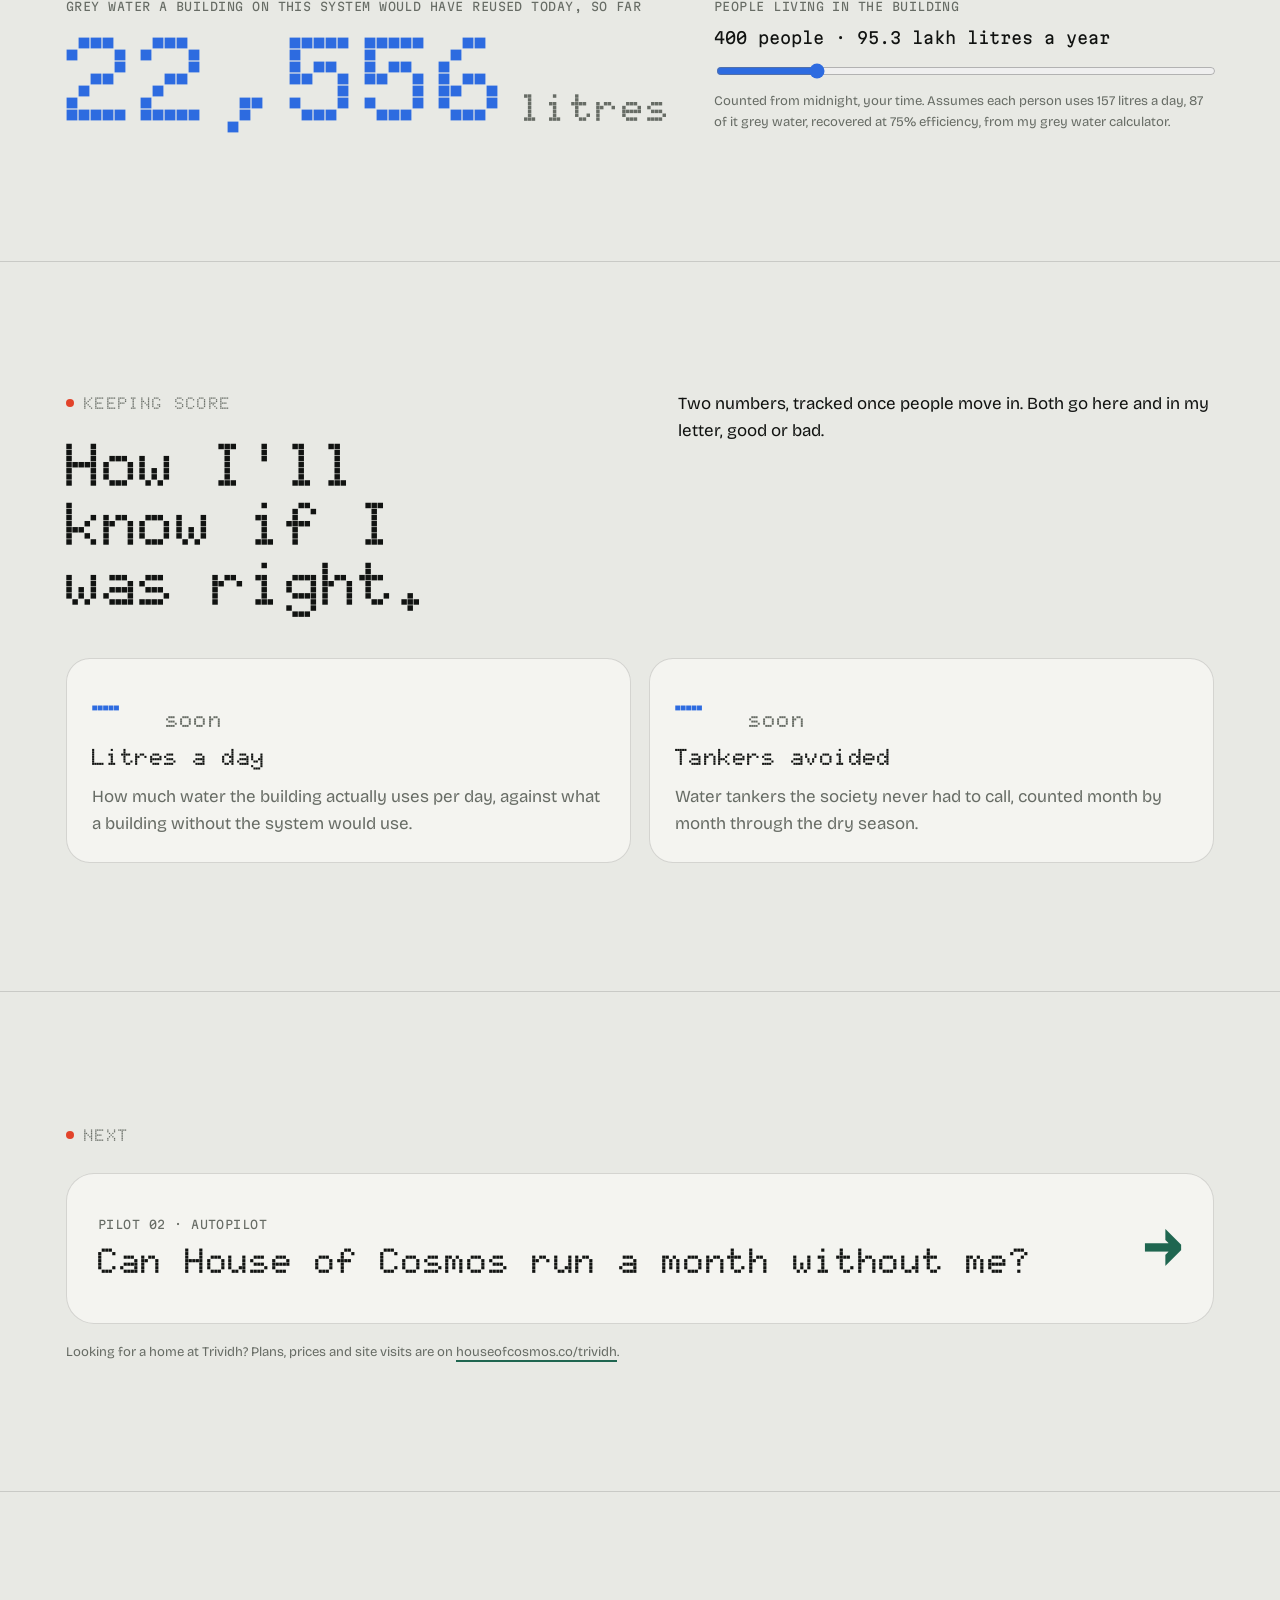
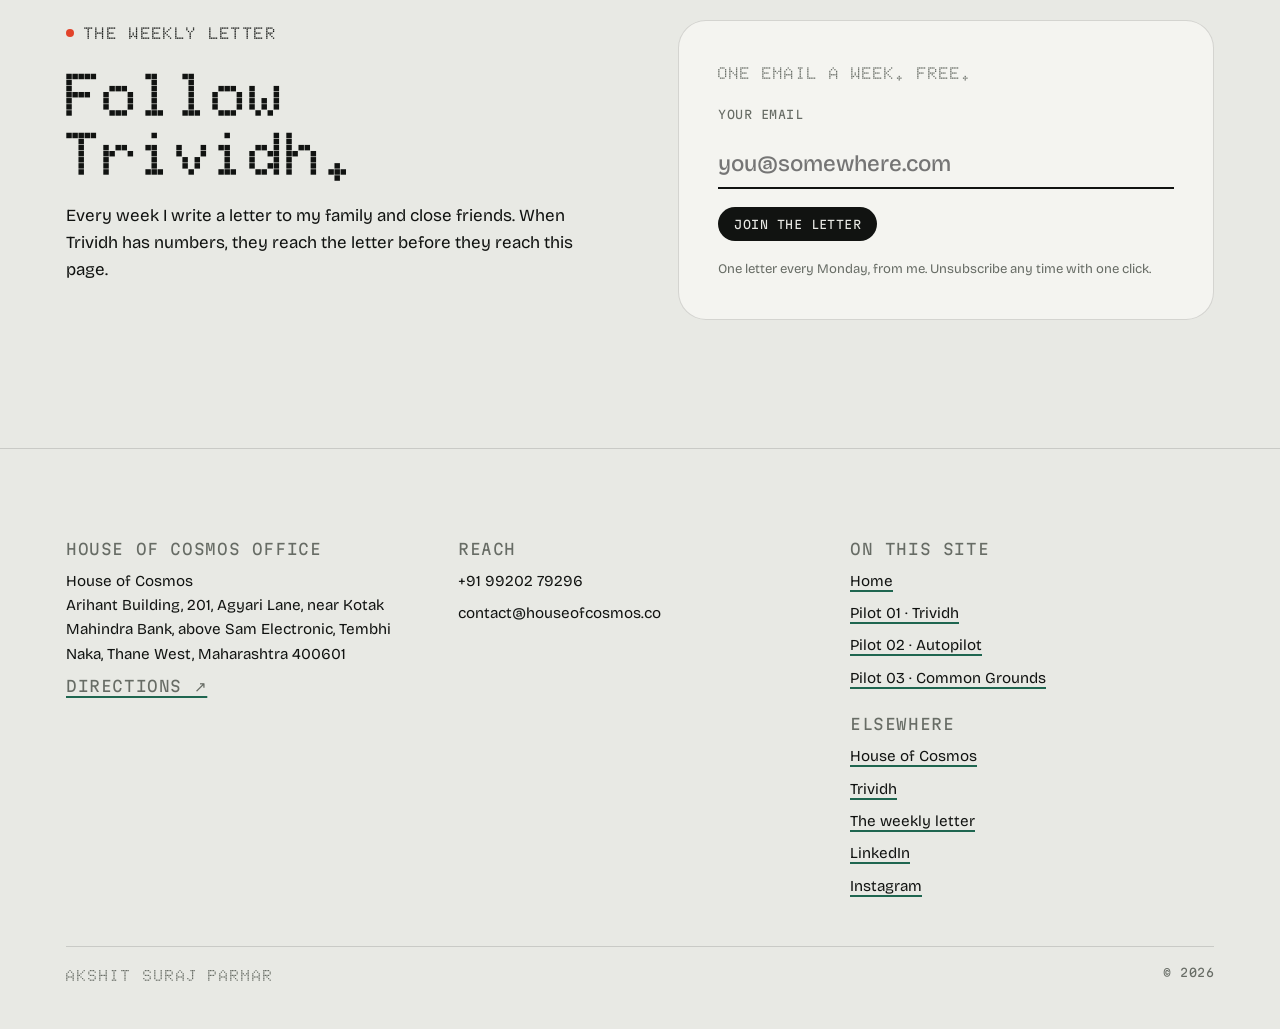
<file: pilots/trividh/index.html>
<!doctype html>
<html lang="en-IN">
<head>
<meta charset="utf-8">
<meta name="viewport" content="width=device-width, initial-scale=1, viewport-fit=cover">
<meta name="robots" content="index, follow, max-image-preview:large">
<title>Pilot 01 · Trividh · Akshit Suraj Parmar</title>
<meta name="description" content="Pilot 01 by Ar. Akshit Suraj Parmar: Trividh, a House of Cosmos building in Naupada that cleans and reuses 90% of its own grey and rainwater, with nests for birds built into its facade. Handover 2028.">
<meta name="author" content="Ar. Akshit Suraj Parmar">
<meta property="og:type" content="article">
<meta property="og:title" content="Pilot 01 · Trividh">
<meta property="og:description" content="Still watering its gardens when the city runs dry. The bet, the model and how I will measure it.">
<meta property="og:url" content="https://akshitparmar.com/pilots/trividh/">
<meta property="og:image" content="https://akshitparmar.com/img/og.jpg">
<meta name="twitter:card" content="summary_large_image">
<link rel="icon" href="../../favicon.svg" type="image/svg+xml">
<link rel="icon" href="../../favicon-32.png" sizes="32x32" type="image/png">
<link rel="apple-touch-icon" href="../../apple-touch-icon.png">
<link rel="canonical" href="https://akshitparmar.com/pilots/trividh/">
<link rel="alternate" type="text/markdown" title="LLM summary" href="../../llms.txt">
<link rel="preconnect" href="https://fonts.googleapis.com">
<link rel="preconnect" href="https://fonts.gstatic.com" crossorigin>
<link rel="stylesheet" href="https://fonts.googleapis.com/css2?family=Doto:wght@500;700;900&family=Bricolage+Grotesque:opsz,wght@12..96,300..800&family=Martian+Mono:wght@400;500&display=swap">
<link rel="stylesheet" href="../../site.css">
<script type="application/ld+json">
{
  "@context": "https://schema.org",
  "@graph": [
    {
      "@type": "WebPage",
      "@id": "https://akshitparmar.com/pilots/trividh/#page",
      "url": "https://akshitparmar.com/pilots/trividh/",
      "name": "Pilot 01 · Trividh",
      "description": "Pilot 01 by Ar. Akshit Suraj Parmar: Trividh, a House of Cosmos building in Naupada that cleans and reuses 90% of its own grey and rainwater, with nests for birds built into its facade. Handover 2028.",
      "author": {"@id": "https://akshitparmar.com/#person"},
      "isPartOf": {"@id": "https://akshitparmar.com/#page"},
      "about": {"@type": "ApartmentComplex", "name": "Trividh", "url": "https://houseofcosmos.co/trividh/", "description": "House of Cosmos residential building in Naupada with on-site grey water treatment, a separate rainwater tank and nests built into the facade."},
      "dateModified": "2026-11-14"
    },
    {
      "@type": "BreadcrumbList",
      "itemListElement": [
        {"@type": "ListItem", "position": 1, "name": "Akshit Suraj Parmar", "item": "https://akshitparmar.com/"},
        {"@type": "ListItem", "position": 2, "name": "Pilot 01 · Trividh", "item": "https://akshitparmar.com/pilots/trividh/"}
      ]
    },
    {"@type": "Person", "@id": "https://akshitparmar.com/#person", "name": "Akshit Suraj Parmar", "url": "https://akshitparmar.com/"}
  ]
}
</script>
</head>
<body>

<header class="bar solid" id="bar">
  <div class="wrap">
    <span aria-hidden="true"></span>
    <nav aria-label="Pages">
      <a href="../../">Home</a>
      <a href="../../pilots/trividh/" aria-current="page">Trividh</a>
      <a href="../../pilots/autopilot/">Autopilot</a>
      <a href="../../pilots/common-grounds/">Common Grounds</a>
      <a href="../../letters/">Letters</a>
      <a href="../../#faq">FAQ</a>
    </nav>
    <a class="pill" href="#letter">Get the letter</a>
  </div>
</header>

<main id="top">

<section class="phero" aria-labelledby="h1">
  <div class="wrap">
    <p class="crumb"><a href="../../">Home</a><span>/</span><span>Pilots</span><span>/</span><span>01</span></p>
    <p class="label" style="margin-top:28px">Pilot 01 · Trividh</p>
    <h1 id="h1">Still watering its gardens when the city runs dry.</h1>
    <p class="sub"><a href="https://houseofcosmos.co/trividh/">Trividh, by House of Cosmos</a>, is an art deco building in Naupada with a small water plant inside it. This page is where I keep score on the bet I am making with it.</p>
    <div class="chips"><span class="chip"><i></i>Status <b>Under construction</b></span><span class="chip"><i></i>Handover <b>2028</b></span><span class="chip"><i></i>Results <b>in my letter</b></span></div>
    <figure class="banner">
      <img src="../../video/hero-wide-end.webp" width="1600" height="900" alt="A green neighbourhood of stone and timber buildings, planted terraces, solar roofs and a water channel at sunrise">
      <figcaption class="mono">Trividh, 2036, the way I picture the street around it · Film made with Google Veo</figcaption>
    </figure>
  </div>
</section>

<section class="s" id="bet" aria-labelledby="h-bet">
  <div class="wrap split">
    <div class="head" style="margin:0">
      <p class="label">The bet</p>
      <h2 id="h-bet">Pay on day one for water saved in year eight.</h2>
    </div>
    <div class="copy">
      <p class="hyp"><span class="dot">Hypothesis</span><span>A building can clean and reuse <b>90%</b> of its own grey and rainwater.</span></p>
      <p>A water plant inside the building costs more to build. Nobody pays a developer for water that will be saved years after handover, so most buildings skip it. Trividh doesn't.</p>
      <p>It isn't a new idea in my family. My father's <a href="https://www.youtube.com/watch?v=H2IJV0L4nr4&amp;t=135s">Blue Revolution</a> was a push for grey water harvesting long before this building. Trividh is where I put it to work in a building of my own.</p>
      <p>If the bet holds, the people living here use less water from the city, call fewer tankers in the dry months, and still have water for their gardens when the taps around them run short.</p>
    </div>
  </div>
</section>

<section class="pilot" id="model-sec" aria-labelledby="h-pilot">
  <div class="wrap">
    <div class="head" style="margin:0">
      <p class="label">The model</p>
      <h2 id="h-pilot">How the water moves.</h2>
    </div>
    <div class="lab">
      <div class="story">
        <div class="stepnav" role="group" aria-label="Steps" id="stepnav"></div>
        <div class="cap" id="cap" aria-live="polite"></div>
        <div class="prevnext">
          <button class="pill ghost" type="button" id="prev" aria-label="Previous step">←</button>
          <button class="pill" type="button" id="next">Next step →</button>
        </div>
      </div>
      <figure class="model" style="margin:0">
        <svg id="model" role="img" aria-label="Block model of Trividh. A podium with a tower and stepped crown. Coloured blocks show the grey water line, the treatment tank, the reuse line to toilets, gardens and washing, a separate rainwater pipe and tank, and nests on the side wall."></svg>
        <figcaption class="foot2 mono"><span id="stepOf">Step 0 of 6</span><button type="button" id="rebuild">Build it again</button></figcaption>
      </figure>
    </div>
    <div class="meter" aria-live="polite">
      <div>
        <p class="mono" style="color:var(--dim);margin-bottom:10px">Grey water a building on this system would have reused today, so far</p>
        <p class="big"><span id="litres">0</span><small>litres</small></p>
      </div>
      <div class="ctl">
        <label class="mono" for="people" style="color:var(--dim)">People living in the building</label>
        <p class="n" id="peopleOut">400 people · 95.3 lakh litres a year</p>
        <input id="people" type="range" min="20" max="2000" step="10" value="400">
        <p class="fine">Counted from midnight, your time. Assumes each person uses 157 litres a day, 87 of it grey water, recovered at 75% efficiency, from my grey water calculator.</p>
      </div>
    </div>
  </div>
</section>

<section class="s" id="measure" aria-labelledby="h-measure">
  <div class="wrap">
    <div class="split">
      <div class="head" style="margin:0">
        <p class="label">Keeping score</p>
        <h2 id="h-measure">How I'll know if I was right.</h2>
      </div>
      <div class="copy">
        <p>Two numbers, tracked once people move in. Both go here and in my letter, good or bad.</p>
      </div>
    </div>
    <div class="tiles">
      <div class="tile"><p class="v">— <small>soon</small></p><h3>Litres a day</h3><p>How much water the building actually uses per day, against what a building without the system would use.</p></div>
      <div class="tile"><p class="v">— <small>soon</small></p><h3>Tankers avoided</h3><p>Water tankers the society never had to call, counted month by month through the dry season.</p></div>
    </div>
  </div>
</section>

<section class="s" id="more" aria-labelledby="h-more">
  <div class="wrap">
    <p class="label" style="margin-bottom:24px">Next</p>
    <a class="next" href="../autopilot/">
      <div><p class="mono" style="color:var(--dim)">Pilot 02 · Autopilot</p><h3 id="h-more">Can House of Cosmos run a month without me?</h3></div>
      <span class="arrow" aria-hidden="true">→</span>
    </a>
    <p class="fine" style="margin-top:18px">Looking for a home at Trividh? Plans, prices and site visits are on <a href="https://houseofcosmos.co/trividh/">houseofcosmos.co/trividh</a>.</p>
  </div>
</section>

<section class="s" id="letter" aria-labelledby="h-letter">
  <div class="wrap letter">
    <div class="copy">
      <p class="label">The weekly letter</p>
      <h2 id="h-letter">Follow Trividh.</h2>
      <p>Every week I write a letter to my family and close friends. When Trividh has numbers, they reach the letter before they reach this page.</p>
    </div>
    <form class="paper" id="sub" name="letter" method="POST" data-netlify="true" netlify-honeypot="company" novalidate>
      <input type="hidden" name="form-name" value="letter"><input type="hidden" name="page" value="">
      <p hidden><label>Leave this empty <input name="company"></label></p>
      <p class="q">One email a week. Free.</p>
      <label for="email">Your email</label>
      <input id="email" name="email" type="email" autocomplete="email" placeholder="you@somewhere.com" required>
      <button class="pill" type="submit" id="subBtn" style="align-self:flex-start">Join the letter</button>
      <p class="fine" id="subMsg" aria-live="polite">One letter every Monday, from me. Unsubscribe any time with one click.</p>
    </form>
  </div>
</section>

</main>

<footer>
  <div class="wrap">
    <div class="foot">
      <div>
        <p class="mono">House of Cosmos office</p>
        <p>House of Cosmos<br>Arihant Building, 201, Agyari Lane, near Kotak Mahindra Bank, above Sam Electronic, Tembhi Naka, Thane West, Maharashtra 400601</p>
        <a class="mono" href="https://maps.app.goo.gl/jFwxKucvvvFCrBRg8">Directions ↗</a>
      </div>
      <div>
        <p class="mono">Reach</p>
        <p>+91 99202 79296</p>
        <p>contact@houseofcosmos.co</p>
      </div>
      <div>
        <p class="mono">On this site</p>
        <a href="../../">Home</a>
        <a href="../../pilots/trividh/">Pilot 01 · Trividh</a>
        <a href="../../pilots/autopilot/">Pilot 02 · Autopilot</a>
        <a href="../../pilots/common-grounds/">Pilot 03 · Common Grounds</a>
        <p class="mono" style="margin-top:14px">Elsewhere</p>
        <a href="https://houseofcosmos.co/">House of Cosmos</a>
        <a href="https://houseofcosmos.co/trividh/">Trividh</a>
        <a href="../../letters/">The weekly letter</a>
        <a href="https://www.linkedin.com/in/akshitparmar/">LinkedIn</a>
        <a href="https://www.instagram.com/houseofcosmos.official/">Instagram</a>
      </div>
    </div>
    <div class="sign"><span class="dot">Akshit Suraj Parmar</span><span class="mono">© <span id="yr">2026</span></span></div>
  </div>
</footer>

<script src="../../site.js"></script>

</body>
</html>
</file>
<file: site.css>
/* Layout: a light, quiet grey system (dot-matrix labels, live readouts, a block model), with real board scans as evidence under each rule. Signal colour is the green of the portrait backdrop. */
:root{
  --ground:#E8E9E4;
  --raised:#F4F4F0;
  --ink:#111311;
  --dim:#676C65;
  --line:rgba(17,19,17,.14);
  --green:#1F6650;
  --green-soft:rgba(31,102,80,.14);
  --signal:#E2432A;
  --sun:#D8961E;
  --water:#2D6BE0;
  --board:#201F1E;
  --board-ink:#EDEBE6;
  --f-dot:"Doto", "Martian Mono", ui-monospace, monospace;
  --f-sans:"Bricolage Grotesque", "Avenir Next", "Helvetica Neue", Arial, sans-serif;
  --f-mono:"Martian Mono", ui-monospace, "SFMono-Regular", Menlo, monospace;
  --greyw:#7C80AA; --rain:#2A9BC2; --scan:#FFFFFF;
  color-scheme:light;
}

*{box-sizing:border-box}
html,body{margin:0;padding:0}
img{max-width:100%}
html{scroll-padding-top:72px}
body{background:var(--ground);color:var(--ink);font:400 1.06rem/1.6 var(--f-sans);font-optical-sizing:auto;-webkit-font-smoothing:antialiased;overflow-x:hidden}
body::before{content:"";position:fixed;inset:0 0 auto;height:env(safe-area-inset-top,0px);z-index:30;background:var(--ground)}
a{color:inherit;text-decoration-thickness:1.5px;text-underline-offset:4px;text-decoration-color:var(--green)}
a:hover{color:var(--green)}
:focus-visible{outline:2px solid var(--green);outline-offset:3px;border-radius:4px}
h1,h2,h3,p{margin:0}
h2{font-family:var(--f-dot);font-weight:900;font-size:clamp(2.1rem,5.2vw,3.8rem);line-height:.98;letter-spacing:.01em;text-wrap:balance}
h3{font-family:var(--f-dot);font-weight:800;font-size:1.3rem;letter-spacing:.02em;line-height:1.15}
.wrap{max-width:1180px;margin:0 auto;padding-left:max(16px,env(safe-area-inset-left,0px));padding-right:max(16px,env(safe-area-inset-right,0px))}
.dot{font-family:var(--f-dot);font-weight:700;text-transform:uppercase;letter-spacing:.06em}
.mono{font-family:var(--f-mono);font-size:.72rem;letter-spacing:.04em;text-transform:uppercase}
.label{display:inline-flex;align-items:center;gap:10px;font-family:var(--f-dot);font-weight:700;font-size:1.05rem;letter-spacing:.08em;text-transform:uppercase;color:var(--dim)}
.label::before{content:"";width:8px;height:8px;border-radius:50%;background:var(--signal)}
.copy{display:flex;flex-direction:column;gap:18px;max-width:58ch}
.copy p{color:var(--ink)}
.copy .soft{color:var(--dim)}
.hl{background:linear-gradient(transparent 58%, var(--green-soft) 58%)}
.todo{font-family:var(--f-mono);font-size:.68rem;background:rgba(216,150,30,.2);border:1px dashed var(--sun);padding:1px 6px;border-radius:4px;white-space:nowrap}

/* top bar: floats over the film, turns into a light bar once you scroll past it */
.bar{position:fixed;top:env(safe-area-inset-top,0px);left:0;right:0;z-index:20;background:transparent;border-bottom:1px solid transparent;transition:background .35s,border-color .35s,backdrop-filter .35s}
.bar .wrap{display:grid;grid-template-columns:1fr auto 1fr;align-items:center;gap:16px;padding-block:16px;transition:padding .35s}
.bar nav{display:flex;gap:clamp(16px,2.4vw,30px)}
.bar nav a{font-family:var(--f-mono);font-size:.68rem;letter-spacing:.06em;text-transform:uppercase;text-decoration:none;color:rgba(17,19,17,.7)}
.bar nav a:hover{color:var(--ink)}
.bar .pill{justify-self:end;background:rgba(232,233,228,.55);color:var(--ink);box-shadow:inset 0 0 0 1px rgba(17,19,17,.35);backdrop-filter:blur(8px);-webkit-backdrop-filter:blur(8px)}
.bar .pill:hover{background:var(--ink);color:var(--ground)}
.bar.solid{background:color-mix(in srgb, var(--ground) 88%, transparent);backdrop-filter:blur(12px);-webkit-backdrop-filter:blur(12px);border-bottom-color:var(--line)}
.bar.solid .wrap{padding-block:10px}
.bar.solid .pill{background:var(--ink);color:var(--ground);box-shadow:none}
.bar.solid .pill:hover{background:var(--green)}
@media (max-width:760px){.bar nav{display:none}.bar .wrap{grid-template-columns:1fr auto}}
.pill{display:inline-flex;align-items:center;gap:8px;padding:10px 16px;border-radius:999px;background:var(--ink);color:var(--ground);font-family:var(--f-mono);font-size:.72rem;text-transform:uppercase;letter-spacing:.04em;text-decoration:none;border:0;cursor:pointer}
.pill:hover{background:var(--green);color:var(--ground)}
.pill.ghost{background:transparent;color:var(--ink);box-shadow:inset 0 0 0 1.5px var(--ink)}
.pill.ghost:hover{box-shadow:inset 0 0 0 1.5px var(--green);color:var(--green)}
.pill{white-space:nowrap}

/* film hero: full-bleed generated film of a city growing around Akshit at work */
.film{position:relative;height:100vh;height:100svh;min-height:520px;overflow:hidden;background:#c9c6bd}
.film video,.film img.still{position:absolute;inset:0;width:100%;height:100%;object-fit:cover;object-position:50% 70%}
.film::after{content:"";position:absolute;inset:0;pointer-events:none;background:linear-gradient(180deg,rgba(232,233,228,.55) 0%,rgba(232,233,228,.18) 16%,rgba(232,233,228,0) 30%)}
/* overlay "boot, then dock": the name switches on in the empty sky, then docks bottom-left as the city grows */
.film .shade{position:absolute;inset:auto 0 0 0;height:62%;z-index:1;pointer-events:none;background:radial-gradient(120% 90% at 0% 100%,rgba(8,10,6,.62) 0%,rgba(8,10,6,.28) 45%,rgba(8,10,6,0) 72%);opacity:0;transition:opacity 1.2s ease}
.film[data-state="dock"] .shade,.film[data-state="done"] .shade{opacity:1}
.film .over{position:absolute;inset:0;z-index:2;pointer-events:none}
.film .title{position:absolute;left:max(16px,env(safe-area-inset-left,0px));bottom:58px;max-width:min(92%,640px);pointer-events:auto;transform-origin:0 0;will-change:transform}
.film .title.glide{transition:transform 1.5s cubic-bezier(.65,0,.2,1)}
.film .kick a{color:inherit;text-decoration-color:currentColor}
.film .kick{margin:0;font-family:var(--f-mono);font-size:.74rem;letter-spacing:.06em;color:var(--green);transition:color 1s ease}
.film .big{margin:8px 0 0;font-family:var(--f-dot);font-weight:900;text-transform:uppercase;font-size:clamp(2.6rem,5.6vw,4.8rem);line-height:.86;letter-spacing:.01em;color:var(--ink);transition:color 1s ease}
.film .big b{display:block;font-weight:900}
.film .big span.l2{display:block;font-size:.46em;letter-spacing:.06em;color:rgba(17,19,17,.55);margin-top:.2em;transition:color 1s ease}
.film .ch{display:inline-block;white-space:pre}
.film[data-state="boot"] .ch{opacity:0;animation:flick .9s steps(1,end) forwards}
@keyframes flick{0%{opacity:0}12%{opacity:1}22%{opacity:.15}34%{opacity:1}46%{opacity:.4}58%{opacity:1}100%{opacity:1}}
.film[data-state="dock"] .kick,.film[data-state="done"] .kick{color:#9FD9BE}
.film[data-state="dock"] .big,.film[data-state="done"] .big{color:#F4F4F0}
.film[data-state="dock"] .big span.l2,.film[data-state="done"] .big span.l2{color:rgba(244,244,240,.72)}
.film .note{margin:14px 0 0;min-height:1.4em;font-family:var(--f-mono);font-size:.72rem;letter-spacing:.05em;text-transform:uppercase;color:rgba(244,244,240,.88)}
.film .note .cur{display:inline-block;width:.55em;height:1em;margin-left:2px;vertical-align:-2px;background:currentColor;animation:cur 1s steps(2,start) infinite}
@keyframes cur{50%{opacity:0}}
.film .row{display:flex;gap:10px;flex-wrap:wrap;margin-top:16px;opacity:0;transform:translateY(8px);transition:opacity .7s ease,transform .7s ease;pointer-events:none}
.film[data-state="done"] .row{opacity:1;transform:none;pointer-events:auto}
.film .pill.ghost{background:rgba(232,233,228,.16);color:#F4F4F0;box-shadow:inset 0 0 0 1.5px rgba(244,244,240,.8);backdrop-filter:blur(6px);-webkit-backdrop-filter:blur(6px)}
.film .pill.ghost:hover{background:rgba(244,244,240,.9);color:var(--ink)}
.film .pill:not(.ghost){background:#F4F4F0;color:var(--ink)}
.film .pill:not(.ghost):hover{background:var(--green);color:#F4F4F0}
.film .meta{position:absolute;z-index:2;left:0;right:0;bottom:0;display:flex;justify-content:space-between;align-items:end;gap:12px;padding:0 max(16px,env(safe-area-inset-right,0px)) 16px max(16px,env(safe-area-inset-left,0px));color:rgba(255,255,255,.82);font-family:var(--f-mono);font-size:.62rem;letter-spacing:.05em;text-transform:uppercase}
.film .meta button{font:inherit;color:inherit;background:none;border:0;padding:6px 0;cursor:pointer;text-decoration:underline;text-underline-offset:4px}
@media (max-aspect-ratio:3/4){.film{min-height:480px}.film video,.film img.still{object-position:50% 60%}.film .title{bottom:50px;right:max(16px,env(safe-area-inset-right,0px))}.film .big{font-size:clamp(2.6rem,13vw,3.6rem)}.film .kick{font-size:.62rem}.film .note{font-size:.62rem}.film .shade{height:70%;background:linear-gradient(0deg,rgba(8,10,6,.66) 0%,rgba(8,10,6,.3) 50%,rgba(8,10,6,0) 100%)}}
@media (prefers-reduced-motion: reduce){.film .title.glide{transition:none}.film[data-state="boot"] .ch{animation:none;opacity:1}}

.chips{display:flex;gap:8px;flex-wrap:wrap;margin-top:28px}
.chip{display:inline-flex;align-items:center;gap:8px;padding:7px 12px;border-radius:999px;background:var(--raised);box-shadow:inset 0 0 0 1px var(--line);font-family:var(--f-mono);font-size:.68rem;text-transform:uppercase;letter-spacing:.03em;color:var(--dim)}
.chip b{font-weight:500;color:var(--ink)}
.chip i{width:6px;height:6px;border-radius:50%;background:var(--green)}

/* sections */
section.s{padding-block:clamp(64px,10vw,128px);border-bottom:1px solid var(--line)}
.split{display:grid;grid-template-columns:minmax(0,1fr) minmax(0,1fr);gap:clamp(28px,6vw,88px);align-items:start}
@media (max-width:860px){.split{grid-template-columns:minmax(0,1fr)}}
.head{display:flex;flex-direction:column;gap:18px;margin-bottom:clamp(28px,4vw,48px)}

/* pilot: Trividh as an isometric block model, stepped with chips */
.pilot{padding-block:clamp(64px,10vw,128px);border-bottom:1px solid var(--line)}
.hyp{display:flex;gap:14px;align-items:baseline;flex-wrap:wrap;margin-top:6px;padding:16px 20px;border-radius:18px;box-shadow:inset 0 0 0 1.5px var(--ink);max-width:620px;font-size:clamp(1.05rem,2vw,1.25rem);line-height:1.4}
.hyp .dot{color:var(--signal);font-size:1rem}
.hyp b{color:var(--water);font-weight:700}
.lab{display:grid;grid-template-columns:minmax(0,.9fr) minmax(0,1.1fr);gap:clamp(24px,5vw,64px);align-items:center;margin-top:clamp(32px,5vw,56px)}
@media (max-width:860px){.lab{grid-template-columns:minmax(0,1fr)}.lab .story{order:2}}
.story{display:flex;flex-direction:column;gap:22px;min-width:0}
.stepnav{display:flex;flex-wrap:wrap;gap:8px}
.st{font-family:var(--f-mono);font-size:.66rem;text-transform:uppercase;letter-spacing:.03em;padding:8px 12px;border-radius:999px;border:0;cursor:pointer;background:transparent;color:var(--dim);box-shadow:inset 0 0 0 1px var(--line);display:inline-flex;align-items:center;gap:7px}
.st i{width:7px;height:7px;border-radius:50%;background:var(--line)}
.st[aria-pressed="true"]{color:var(--ink);box-shadow:inset 0 0 0 1.5px var(--ink)}
.st[aria-pressed="true"] i{background:var(--signal)}
.cap{display:flex;flex-direction:column;gap:12px;min-height:12.5rem}
.cap .n{font-family:var(--f-dot);font-weight:700;letter-spacing:.08em;text-transform:uppercase;color:var(--green)}
.cap h3{font-size:clamp(1.45rem,2.6vw,2rem);font-weight:900;letter-spacing:.01em}
.cap p{color:var(--dim);max-width:46ch}
.cap .soon{display:flex;gap:8px;flex-wrap:wrap}
.prevnext{display:flex;gap:8px}
.model{background:var(--raised);border-radius:28px;box-shadow:inset 0 0 0 1px var(--line);padding:clamp(14px,2.5vw,24px);display:flex;flex-direction:column;gap:10px;min-width:0}
.model svg{width:100%;height:auto;max-height:620px;display:block}
.model .foot2{display:flex;justify-content:space-between;align-items:center;gap:12px;flex-wrap:wrap;color:var(--dim)}
.model .foot2 button{font:inherit;color:var(--ink);background:none;border:0;text-decoration:underline;text-underline-offset:4px;text-decoration-color:var(--green);cursor:pointer;padding:4px 0}
.br{--t:color-mix(in srgb,var(--ink) 9%,var(--raised));--l:color-mix(in srgb,var(--ink) 19%,var(--raised));--r:color-mix(in srgb,var(--ink) 30%,var(--raised));transition:transform .45s cubic-bezier(.3,1.4,.5,1),opacity .35s}
.br.alt{--t:color-mix(in srgb,var(--ink) 6%,var(--raised));--l:color-mix(in srgb,var(--ink) 14%,var(--raised));--r:color-mix(in srgb,var(--ink) 24%,var(--raised))}
.br path,.br ellipse{stroke:var(--raised);stroke-width:.7;stroke-linejoin:round;transition:fill .4s}
.br .t,.br .stud{fill:var(--t)} .br .l{fill:var(--l)} .br .r,.br .studside{fill:var(--r)}
.br.r-glass{--t:color-mix(in srgb,var(--ink) 30%,var(--raised));--l:color-mix(in srgb,var(--ink) 46%,var(--raised));--r:color-mix(in srgb,var(--ink) 56%,var(--raised))}
.r-grey{--c:var(--greyw)} .r-tank,.r-reuse,.r-wash{--c:var(--water)} .r-garden{--c:var(--green)} .r-rain{--c:var(--rain)} .r-nest{--c:var(--signal)}
.br.lit{--t:var(--c);--l:color-mix(in srgb,var(--c) 80%,#000);--r:color-mix(in srgb,var(--c) 64%,#000)}
.br.lit.pulse{--t:color-mix(in srgb,var(--c) 55%,#fff);--l:color-mix(in srgb,var(--c) 85%,#fff);transform:translateY(-3px)}
.br.out{transform:translateY(-70px);opacity:0;transition:none}
.bird{fill:var(--ink);opacity:0;transition:opacity .4s}
.show-birds .bird{opacity:1;animation:bob 1.2s ease-in-out infinite alternate}
@keyframes bob{to{transform:translateY(-3px)}}
.rd{fill:var(--rain);opacity:0}
.show-rain .rd{animation:fall 1.1s linear infinite}
@keyframes fall{0%{opacity:0;transform:translateY(-10px)}20%{opacity:1}100%{opacity:0;transform:translateY(55px)}}
@media (prefers-reduced-motion: reduce){.show-birds .bird{animation:none}.show-rain .rd{animation:none;opacity:1}.br{transition:none}}

/* water counter */
.meter{display:grid;grid-template-columns:minmax(0,1.2fr) minmax(0,1fr);gap:clamp(20px,4vw,48px);align-items:end;margin-top:clamp(36px,6vw,64px);padding-top:28px;border-top:1px solid var(--line)}
@media (max-width:760px){.meter{grid-template-columns:minmax(0,1fr)}}
.big{font-family:var(--f-dot);font-weight:900;font-size:clamp(3.2rem,11vw,7.5rem);line-height:.9;color:var(--water);font-variant-numeric:tabular-nums;letter-spacing:.02em}
.big small{font-size:.32em;color:var(--dim);margin-left:.2em}
.meter input[type=range]{width:100%;accent-color:var(--water)}
.meter .ctl{display:flex;flex-direction:column;gap:10px}
.meter .ctl .n{font-family:var(--f-mono);font-size:1rem;color:var(--ink)}
.fine{font-size:.82rem;color:var(--dim);max-width:62ch}

/* check-ins: operating rules from the boards, grouped in tabs */
.rules-nav{display:flex;flex-wrap:wrap;gap:8px;margin-top:clamp(28px,4vw,44px)}
.rules{display:grid;grid-template-columns:repeat(2,minmax(0,1fr));gap:18px;margin-top:20px}
.rules[hidden]{display:none}
@media (max-width:760px){.rules{grid-template-columns:minmax(0,1fr)}}
.rule{background:var(--raised);border-radius:24px;box-shadow:inset 0 0 0 1px var(--line);padding:clamp(18px,2.6vw,26px);display:flex;flex-direction:column;gap:12px;min-width:0}
.rule h3{font-size:clamp(1.3rem,2.2vw,1.6rem);font-weight:900;letter-spacing:.01em}
.rule p{color:var(--dim)}
.rule p i{font-style:normal;color:var(--ink)}
.rule figure{margin:auto 0 0;display:flex;flex-direction:column;gap:8px}
.rule figure img{display:block;width:100%;height:auto;background:var(--scan);border-radius:12px;padding:8px;box-shadow:inset 0 0 0 1px var(--line)}
.rule figcaption{font-family:var(--f-mono);font-size:.62rem;text-transform:uppercase;letter-spacing:.04em;color:var(--dim)}

/* quote */
.quote{font-family:var(--f-dot);font-weight:900;font-size:clamp(2rem,4.8vw,3.6rem);line-height:1.04;letter-spacing:.01em;text-wrap:balance;max-width:20ch}
.quote q{quotes:"\201C" "\201D"}
.quote q::before,.quote q::after{color:var(--green)}
.legacy{border-left:3px solid var(--green);padding-left:18px;color:var(--dim);max-width:58ch}


/* letter */
.letter{display:grid;grid-template-columns:minmax(0,1fr) minmax(0,1fr);gap:clamp(28px,6vw,80px);align-items:start}
@media (max-width:860px){.letter{grid-template-columns:minmax(0,1fr)}}
.paper{background:var(--raised);border-radius:28px;box-shadow:inset 0 0 0 1px var(--line);padding:clamp(22px,4vw,40px);display:flex;flex-direction:column;gap:18px}
.from{position:relative;margin:calc(-1 * clamp(22px,4vw,40px)) calc(-1 * clamp(22px,4vw,40px)) 4px;height:clamp(220px,26vw,300px);overflow:hidden;border-radius:28px 28px 0 0;background:var(--green)}
.from img{display:block;width:100%;height:100%;object-fit:cover;object-position:50% 18%}
.from figcaption{position:absolute;left:16px;bottom:14px;color:#EDEDE8}
.paper .q{font-family:var(--f-dot);font-weight:700;letter-spacing:.06em;text-transform:uppercase;color:var(--dim)}
.paper label{font-family:var(--f-mono);font-size:.72rem;text-transform:uppercase;letter-spacing:.04em;color:var(--dim)}
.paper input{width:100%;border:0;border-bottom:2px solid var(--ink);background:transparent;color:var(--ink);font:500 1.4rem/1.3 var(--f-sans);padding:8px 0;outline:none;border-radius:0}
.paper input:focus{border-bottom-color:var(--green)}
.paper .done{color:var(--green)}
.either{display:flex;flex-direction:column;gap:14px}
.either div{display:grid;grid-template-columns:auto minmax(0,1fr);gap:14px;align-items:baseline}
.either span{font-family:var(--f-dot);font-weight:900;font-size:1.4rem;color:var(--green)}

/* faq + footer */
.faq details{border-top:1px solid var(--line)}
.faq details:last-child{border-bottom:1px solid var(--line)}
.faq summary{cursor:pointer;list-style:none;padding:18px 40px 18px 0;font-family:var(--f-dot);font-weight:800;font-size:1.25rem;letter-spacing:.02em;position:relative}
.faq summary::-webkit-details-marker{display:none}
.faq summary::after{content:"+";position:absolute;right:6px;top:14px;font-family:var(--f-dot);font-weight:900;font-size:1.5rem;color:var(--green)}
.faq details[open] summary::after{content:"-"}
.faq details p{padding:0 0 20px;color:var(--dim);max-width:62ch}
footer{padding-block:clamp(48px,8vw,88px) 40px}
.foot{display:grid;grid-template-columns:repeat(3,minmax(0,1fr));gap:28px}
.foot div{display:flex;flex-direction:column;gap:8px;min-width:0}
.foot p,.foot a{font-size:.95rem;overflow-wrap:anywhere}
.foot .mono{color:var(--dim)}
@media (max-width:760px){.foot{grid-template-columns:minmax(0,1fr)}}
.sign{display:flex;justify-content:space-between;gap:16px;flex-wrap:wrap;margin-top:48px;padding-top:16px;border-top:1px solid var(--line);color:var(--dim)}
.sign .dot{font-size:1rem}

/* ---- multi-page additions (14 Nov 2026) ---- */
/* two pilots on the home page */
.pilots{display:grid;grid-template-columns:repeat(3,minmax(0,1fr));gap:18px;margin-top:clamp(32px,5vw,56px)}
@media (max-width:1080px){.pilots{grid-template-columns:repeat(2,minmax(0,1fr))}}
@media (max-width:700px){.pilots{grid-template-columns:minmax(0,1fr)}}
.pc{background:var(--raised);border-radius:28px;box-shadow:inset 0 0 0 1px var(--line);padding:clamp(16px,2.6vw,26px);display:flex;flex-direction:column;gap:14px;text-decoration:none;color:inherit;min-width:0;transition:box-shadow .25s,transform .25s}
.pc:hover{color:inherit;box-shadow:inset 0 0 0 1.5px var(--ink);transform:translateY(-3px)}
.pc .vis{aspect-ratio:16/10;border-radius:18px;background:var(--ground);display:flex;align-items:center;justify-content:center;overflow:hidden;padding:14px}
.pc .vis img{display:block;max-width:100%;max-height:100%;object-fit:contain}
.pc .vis.scan{background:var(--scan)}
.pc .top{display:flex;justify-content:space-between;align-items:center;gap:10px;flex-wrap:wrap}
.pc .n{font-family:var(--f-dot);font-weight:700;letter-spacing:.08em;text-transform:uppercase;color:var(--green)}
.pc h3{font-size:clamp(1.4rem,2.4vw,1.9rem);font-weight:900;letter-spacing:.01em;text-wrap:balance}
.pc p{color:var(--dim)}
.pc .go{margin-top:auto;font-family:var(--f-mono);font-size:.72rem;text-transform:uppercase;letter-spacing:.04em;color:var(--ink)}
.pc:hover .go{color:var(--green)}
.chip.live i{background:var(--signal);animation:cur 1.6s steps(2,start) infinite}
/* pilot page hero */
.phero{padding-top:calc(72px + clamp(40px,7vw,88px));padding-bottom:clamp(48px,8vw,96px);border-bottom:1px solid var(--line)}
.phero h1{font-family:var(--f-dot);font-weight:900;font-size:clamp(2.5rem,6.6vw,5.4rem);line-height:.94;letter-spacing:.01em;max-width:15ch;text-wrap:balance;margin-top:18px}
.phero .sub{color:var(--dim);max-width:60ch;margin-top:22px;font-size:clamp(1.05rem,1.6vw,1.2rem)}
.crumb{font-family:var(--f-mono);font-size:.68rem;letter-spacing:.06em;text-transform:uppercase;color:var(--dim);display:flex;gap:8px;flex-wrap:wrap}
.crumb a{text-decoration:none}
.banner{margin:clamp(32px,5vw,56px) 0 0;display:flex;flex-direction:column;gap:10px}
.banner img{display:block;width:100%;height:auto;aspect-ratio:16/7;object-fit:cover;object-position:50% 70%;border-radius:28px;background:#c9c6bd}
@media (max-width:760px){.banner img{aspect-ratio:4/3}}
.banner figcaption{color:var(--dim)}
/* measures */
.tiles{display:grid;grid-template-columns:repeat(auto-fit,minmax(min(100%,250px),1fr));gap:18px;margin-top:clamp(28px,4vw,44px)}
.tile{background:var(--raised);border-radius:24px;box-shadow:inset 0 0 0 1px var(--line);padding:clamp(18px,2.6vw,26px);display:flex;flex-direction:column;gap:12px;min-width:0}
.tile .v{font-family:var(--f-dot);font-weight:900;font-size:clamp(2.2rem,4.6vw,3.4rem);line-height:.9;color:var(--water);letter-spacing:.02em}
.tile .v small{font-size:.4em;color:var(--dim);margin-left:.25em;letter-spacing:.06em}
.tile h3{font-size:clamp(1.2rem,2vw,1.45rem);font-weight:900}
.tile p{color:var(--dim)}
/* next pilot */
.next{display:grid;grid-template-columns:minmax(0,1fr) auto;gap:20px;align-items:center;text-decoration:none;color:inherit;background:var(--raised);border-radius:28px;box-shadow:inset 0 0 0 1px var(--line);padding:clamp(20px,3vw,32px);transition:box-shadow .25s}
.next:hover{color:inherit;box-shadow:inset 0 0 0 1.5px var(--ink)}
.next h3{font-size:clamp(1.4rem,3vw,2.2rem);font-weight:900;margin-top:8px;text-wrap:balance}
.next .arrow{font-family:var(--f-dot);font-weight:900;font-size:clamp(2rem,5vw,3.4rem);color:var(--green)}
.bar nav a[aria-current="page"]{color:var(--ink);text-decoration:underline;text-decoration-color:var(--signal)}
/* Common Grounds: Gehl's three kinds of activity as dot fields (5 x 3) */
.field{display:grid;grid-template-columns:repeat(5,clamp(10px,1.3vw,14px));gap:clamp(6px,.9vw,9px)}
.field i{width:100%;aspect-ratio:1;border-radius:50%;background:color-mix(in srgb,var(--ink) 12%,var(--raised))}
.field i.on{background:var(--green)}
.field.soc i.on{background:var(--signal)}
.kinds{display:grid;grid-template-columns:repeat(3,minmax(0,1fr));gap:18px;margin-top:clamp(28px,4vw,44px)}
@media (max-width:860px){.kinds{grid-template-columns:minmax(0,1fr)}}
.kind{background:var(--raised);border-radius:24px;box-shadow:inset 0 0 0 1px var(--line);padding:clamp(18px,2.6vw,26px);display:flex;flex-direction:column;gap:14px;min-width:0}
.kind .k{font-family:var(--f-dot);font-weight:800;letter-spacing:.06em;text-transform:uppercase;color:var(--green)}
.kind h3{font-size:clamp(1.25rem,2vw,1.55rem);font-weight:900}
.kind p{color:var(--dim)}
.kind p b{color:var(--ink);font-weight:500}
.trio{display:flex;align-items:flex-end;gap:clamp(14px,2.4vw,26px)}
.trio>span{display:flex;flex-direction:column;align-items:center;gap:8px}
.trio small{font-family:var(--f-mono);font-size:.58rem;letter-spacing:.06em;text-transform:uppercase;color:var(--dim)}
.credit{margin-top:18px}
.trio .field{grid-template-columns:repeat(5,clamp(9px,.8vw,10px));gap:clamp(6px,.6vw,7px)}

/* ---- letters (16 Nov 2026) ---- */
.lpost{padding-top:calc(72px + clamp(36px,6vw,72px))}
.lpost .wrap{max-width:800px}
.lhead{margin:28px 0 clamp(28px,4vw,44px);padding-bottom:clamp(22px,3vw,32px);border-bottom:1px solid var(--line)}
.lhead h1{font-family:var(--f-dot);font-weight:900;font-size:clamp(2.3rem,5.6vw,4.2rem);line-height:.96;letter-spacing:.01em;margin-top:16px;text-wrap:balance}
.lmeta{color:var(--dim);margin-top:18px}
.lbody{font-size:clamp(1.08rem,1.5vw,1.22rem);line-height:1.72}
.lbody p{margin:0 0 1.15em}
.lbody h2,.lbody h3{font-family:var(--f-dot);margin:1.6em 0 .6em}
.lbody blockquote{margin:1.4em 0;padding-left:18px;border-left:3px solid var(--signal);color:var(--dim)}
.lsign{font-family:var(--f-dot);font-weight:900;font-size:1.6rem;margin-top:8px}
.lnav{display:grid;grid-template-columns:1fr 1fr;gap:14px;margin-top:clamp(36px,5vw,56px);padding-top:22px;border-top:1px solid var(--line)}
.lnav a{display:flex;flex-direction:column;gap:6px;text-decoration:none;font-weight:600}
.lnav a.r{text-align:right}
.lnav .mono{color:var(--dim)}
.larch{list-style:none;margin:0;padding:0;display:flex;flex-direction:column;gap:12px}
.larch a{display:grid;grid-template-columns:180px minmax(0,1fr) auto;gap:6px 28px;align-items:baseline;text-decoration:none;color:inherit;background:var(--raised);border-radius:22px;box-shadow:inset 0 0 0 1px var(--line);padding:clamp(18px,2.6vw,28px);transition:box-shadow .2s}
.larch a:hover{color:inherit;box-shadow:inset 0 0 0 1.5px var(--ink)}
.larch .mono{color:var(--dim)}
.larch .t{font-family:var(--f-dot);font-weight:900;font-size:clamp(1.4rem,2.6vw,2rem);line-height:1.02}
.larch .d{grid-column:2;color:var(--dim)}
.larch .m{grid-column:3;grid-row:1}
@media (max-width:760px){.larch a{grid-template-columns:minmax(0,1fr)}.larch .d,.larch .m{grid-column:auto;grid-row:auto}}
.latest{display:flex;flex-direction:column;gap:8px;margin-top:26px;padding:18px 20px;border-radius:20px;background:var(--raised);box-shadow:inset 0 0 0 1px var(--line);text-decoration:none;color:inherit;max-width:520px;transition:box-shadow .2s}
.latest:hover{color:inherit;box-shadow:inset 0 0 0 1.5px var(--ink)}
.latest .mono{color:var(--dim)}.latest .m{color:var(--green)}
.latest .t{font-family:var(--f-dot);font-weight:900;font-size:1.45rem;line-height:1.05}
</file>
